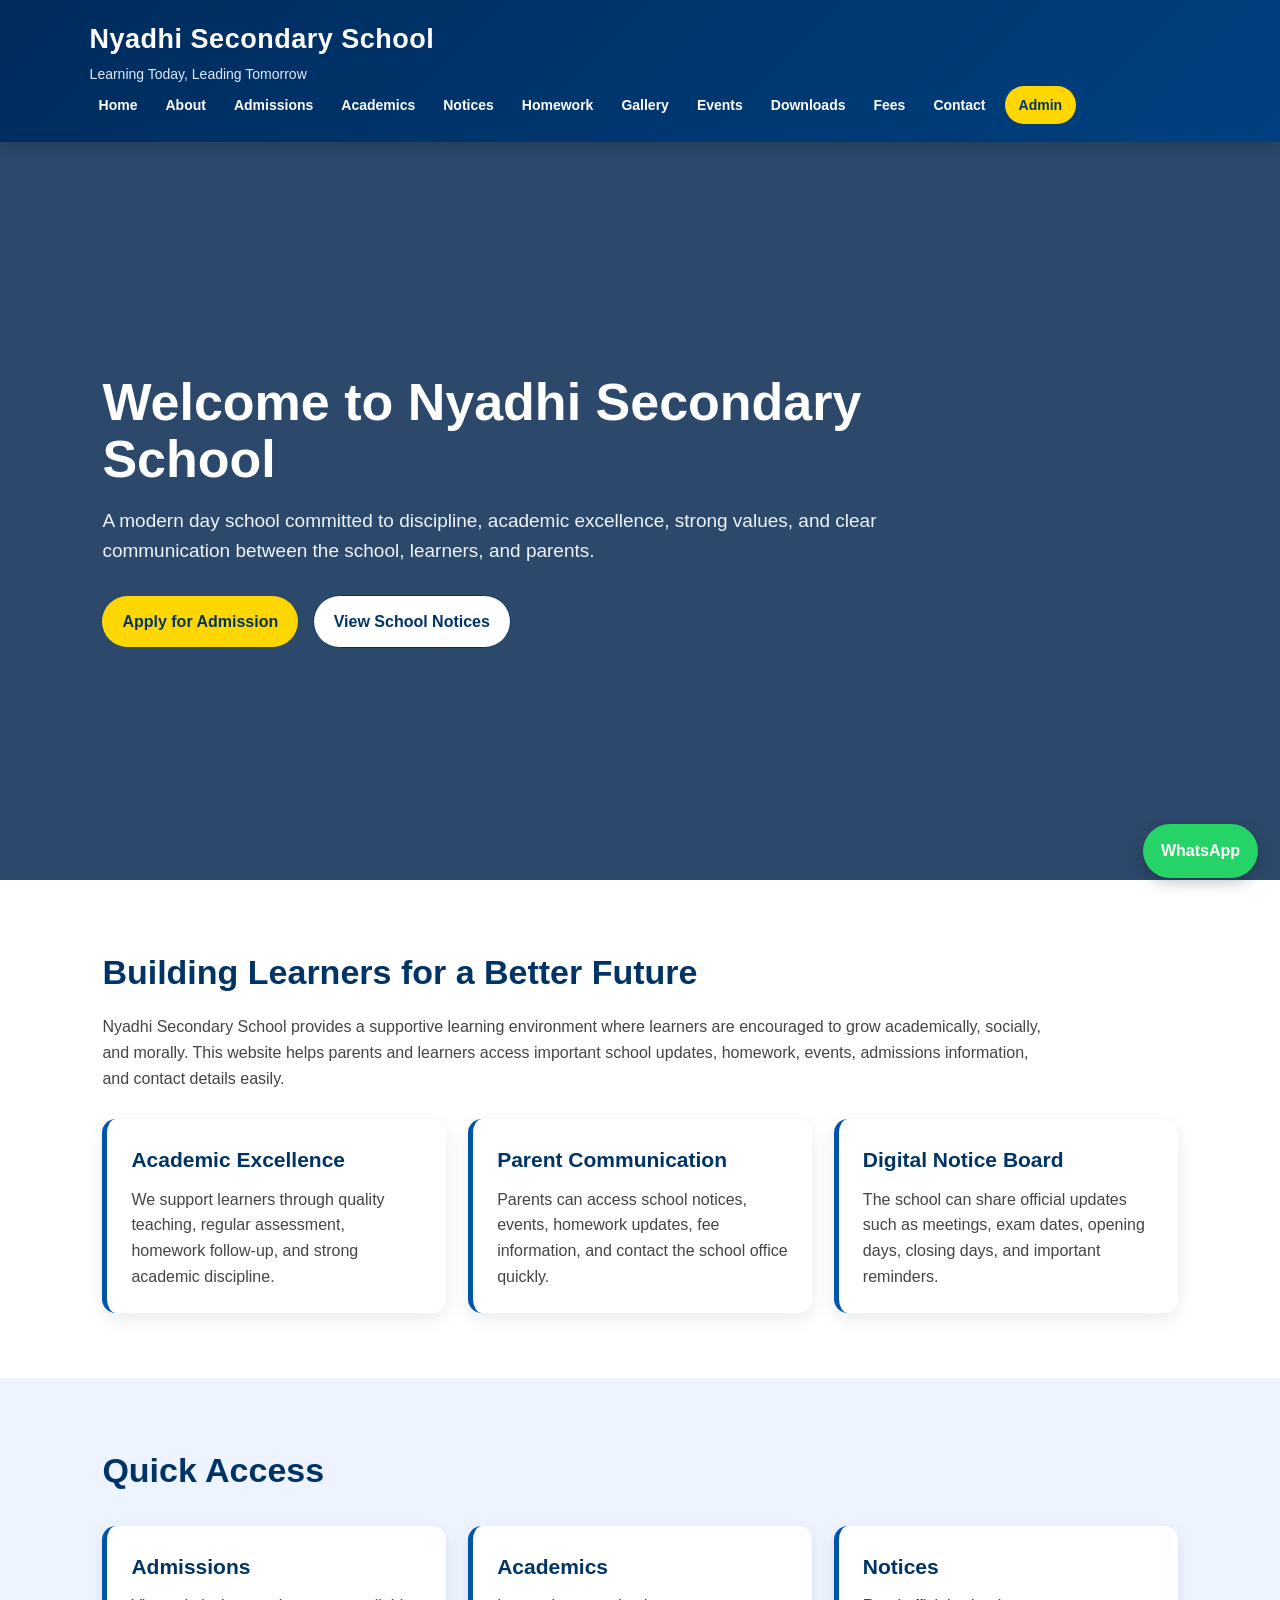
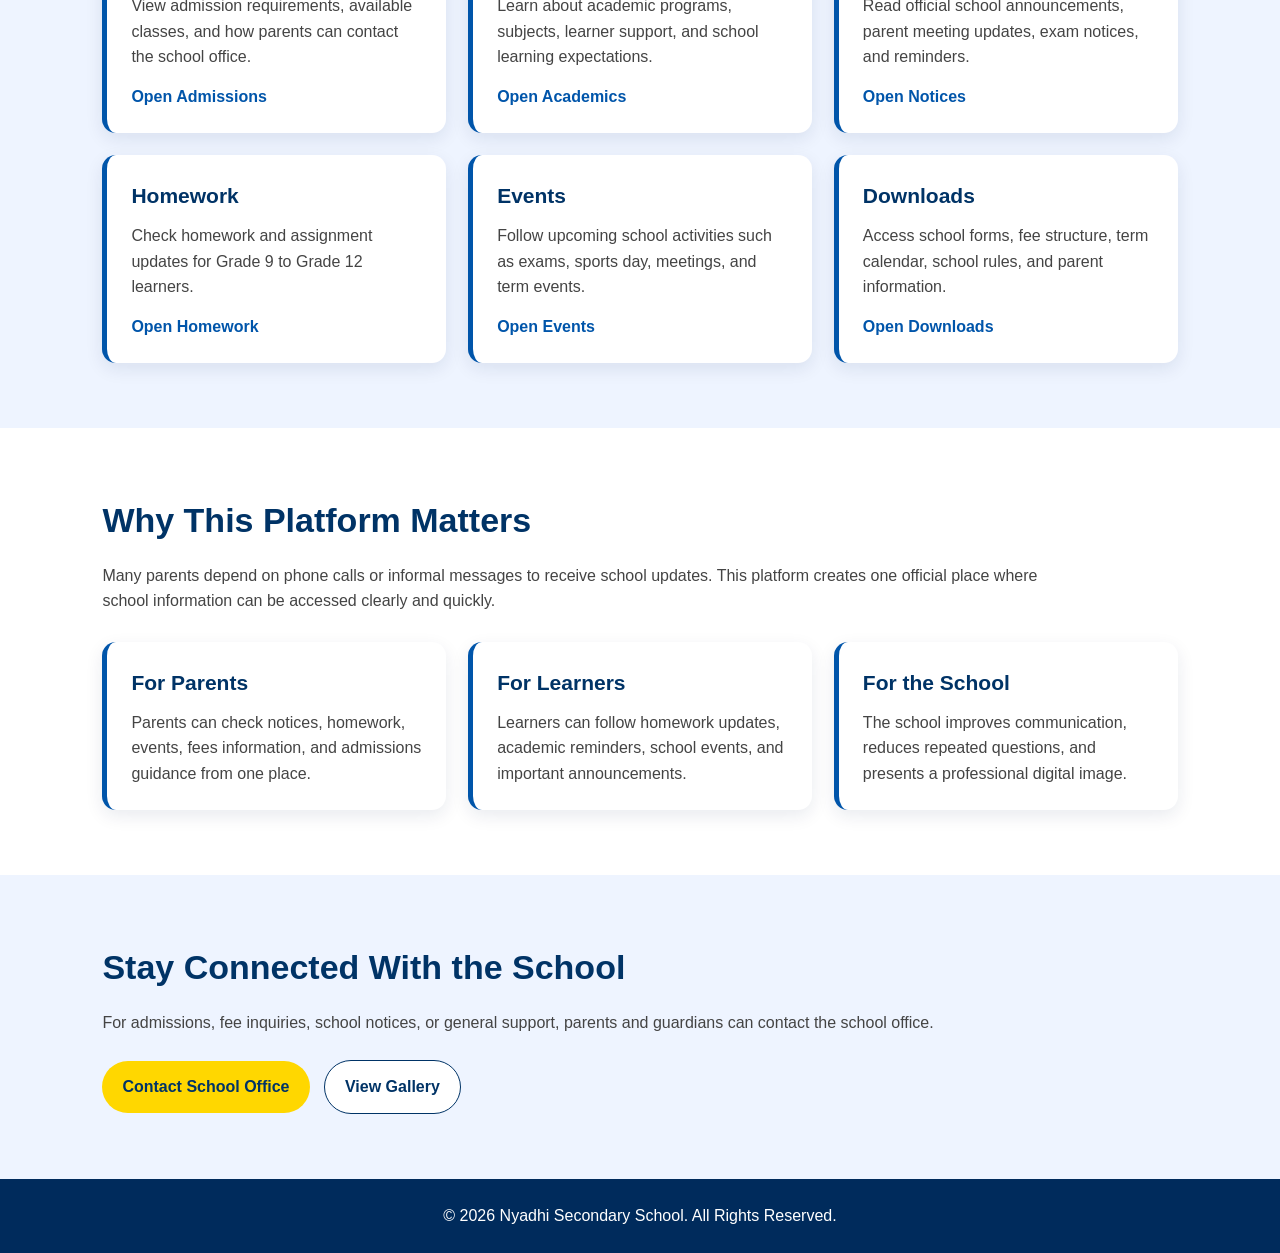
<file: index.html>
<!DOCTYPE html>
<html lang="en">
<head>
  <meta charset="UTF-8" />
  <meta name="viewport" content="width=device-width, initial-scale=1.0" />

  <title>Nyadhi Secondary School | Learning Today, Leading Tomorrow</title>

  <link rel="stylesheet" href="style.css" />
</head>
<body>

  <header class="header">
    <div class="logo">
      <h1>Nyadhi Secondary School</h1>
      <p>Learning Today, Leading Tomorrow</p>
    </div>

    <nav class="navbar">
      <a href="index.html">Home</a>
      <a href="about.html">About</a>
      <a href="admissions.html">Admissions</a>
      <a href="academics.html">Academics</a>
      <a href="notices.html">Notices</a>
      <a href="homework.html">Homework</a>
      <a href="gallery.html">Gallery</a>
      <a href="events.html">Events</a>
      <a href="downloads.html">Downloads</a>
      <a href="fees.html">Fees</a>
      <a href="contact.html">Contact</a>
      <a href="admin.html" class="admin-link">Admin</a>
    </nav>
  </header>

  <section class="hero">
    <div class="hero-content">
      <h2>Welcome to Nyadhi Secondary School</h2>

      <p>
        A modern day school committed to discipline, academic excellence,
        strong values, and clear communication between the school, learners,
        and parents.
      </p>

      <a href="admissions.html" class="btn">Apply for Admission</a>
      <a href="notices.html" class="btn secondary">View School Notices</a>
    </div>
  </section>

  <section class="section">
    <h2>Building Learners for a Better Future</h2>

    <p>
      Nyadhi Secondary School provides a supportive learning environment where
      learners are encouraged to grow academically, socially, and morally.
      This website helps parents and learners access important school updates,
      homework, events, admissions information, and contact details easily.
    </p>

    <div class="cards">
      <div class="card">
        <h3>Academic Excellence</h3>
        <p>
          We support learners through quality teaching, regular assessment,
          homework follow-up, and strong academic discipline.
        </p>
      </div>

      <div class="card">
        <h3>Parent Communication</h3>
        <p>
          Parents can access school notices, events, homework updates,
          fee information, and contact the school office quickly.
        </p>
      </div>

      <div class="card">
        <h3>Digital Notice Board</h3>
        <p>
          The school can share official updates such as meetings, exam dates,
          opening days, closing days, and important reminders.
        </p>
      </div>
    </div>
  </section>

  <section class="section light">
    <h2>Quick Access</h2>

    <div class="cards">
      <div class="card">
        <h3>Admissions</h3>
        <p>
          View admission requirements, available classes, and how parents can
          contact the school office.
        </p>
        <a href="admissions.html" class="small-link">Open Admissions</a>
      </div>

      <div class="card">
        <h3>Academics</h3>
        <p>
          Learn about academic programs, subjects, learner support, and school
          learning expectations.
        </p>
        <a href="academics.html" class="small-link">Open Academics</a>
      </div>

      <div class="card">
        <h3>Notices</h3>
        <p>
          Read official school announcements, parent meeting updates,
          exam notices, and reminders.
        </p>
        <a href="notices.html" class="small-link">Open Notices</a>
      </div>

      <div class="card">
        <h3>Homework</h3>
        <p>
          Check homework and assignment updates for Grade 9 to Grade 12 learners.
        </p>
        <a href="homework.html" class="small-link">Open Homework</a>
      </div>

      <div class="card">
        <h3>Events</h3>
        <p>
          Follow upcoming school activities such as exams, sports day,
          meetings, and term events.
        </p>
        <a href="events.html" class="small-link">Open Events</a>
      </div>

      <div class="card">
        <h3>Downloads</h3>
        <p>
          Access school forms, fee structure, term calendar, school rules,
          and parent information.
        </p>
        <a href="downloads.html" class="small-link">Open Downloads</a>
      </div>
    </div>
  </section>

  <section class="section">
    <h2>Why This Platform Matters</h2>

    <p>
      Many parents depend on phone calls or informal messages to receive school
      updates. This platform creates one official place where school information
      can be accessed clearly and quickly.
    </p>

    <div class="cards">
      <div class="card">
        <h3>For Parents</h3>
        <p>
          Parents can check notices, homework, events, fees information,
          and admissions guidance from one place.
        </p>
      </div>

      <div class="card">
        <h3>For Learners</h3>
        <p>
          Learners can follow homework updates, academic reminders,
          school events, and important announcements.
        </p>
      </div>

      <div class="card">
        <h3>For the School</h3>
        <p>
          The school improves communication, reduces repeated questions,
          and presents a professional digital image.
        </p>
      </div>
    </div>
  </section>

  <section class="section light">
    <h2>Stay Connected With the School</h2>

    <p>
      For admissions, fee inquiries, school notices, or general support,
      parents and guardians can contact the school office.
    </p>

    <a href="contact.html" class="btn">Contact School Office</a>
    <a href="gallery.html" class="btn secondary">View Gallery</a>
  </section>

  <a href="https://wa.me/254700000000" class="whatsapp" target="_blank">
    WhatsApp
  </a>

  <footer class="footer">
    <p>&copy; 2026 Nyadhi Secondary School. All Rights Reserved.</p>
  </footer>

  <script src="script.js"></script>
</body>
</html>
</file>
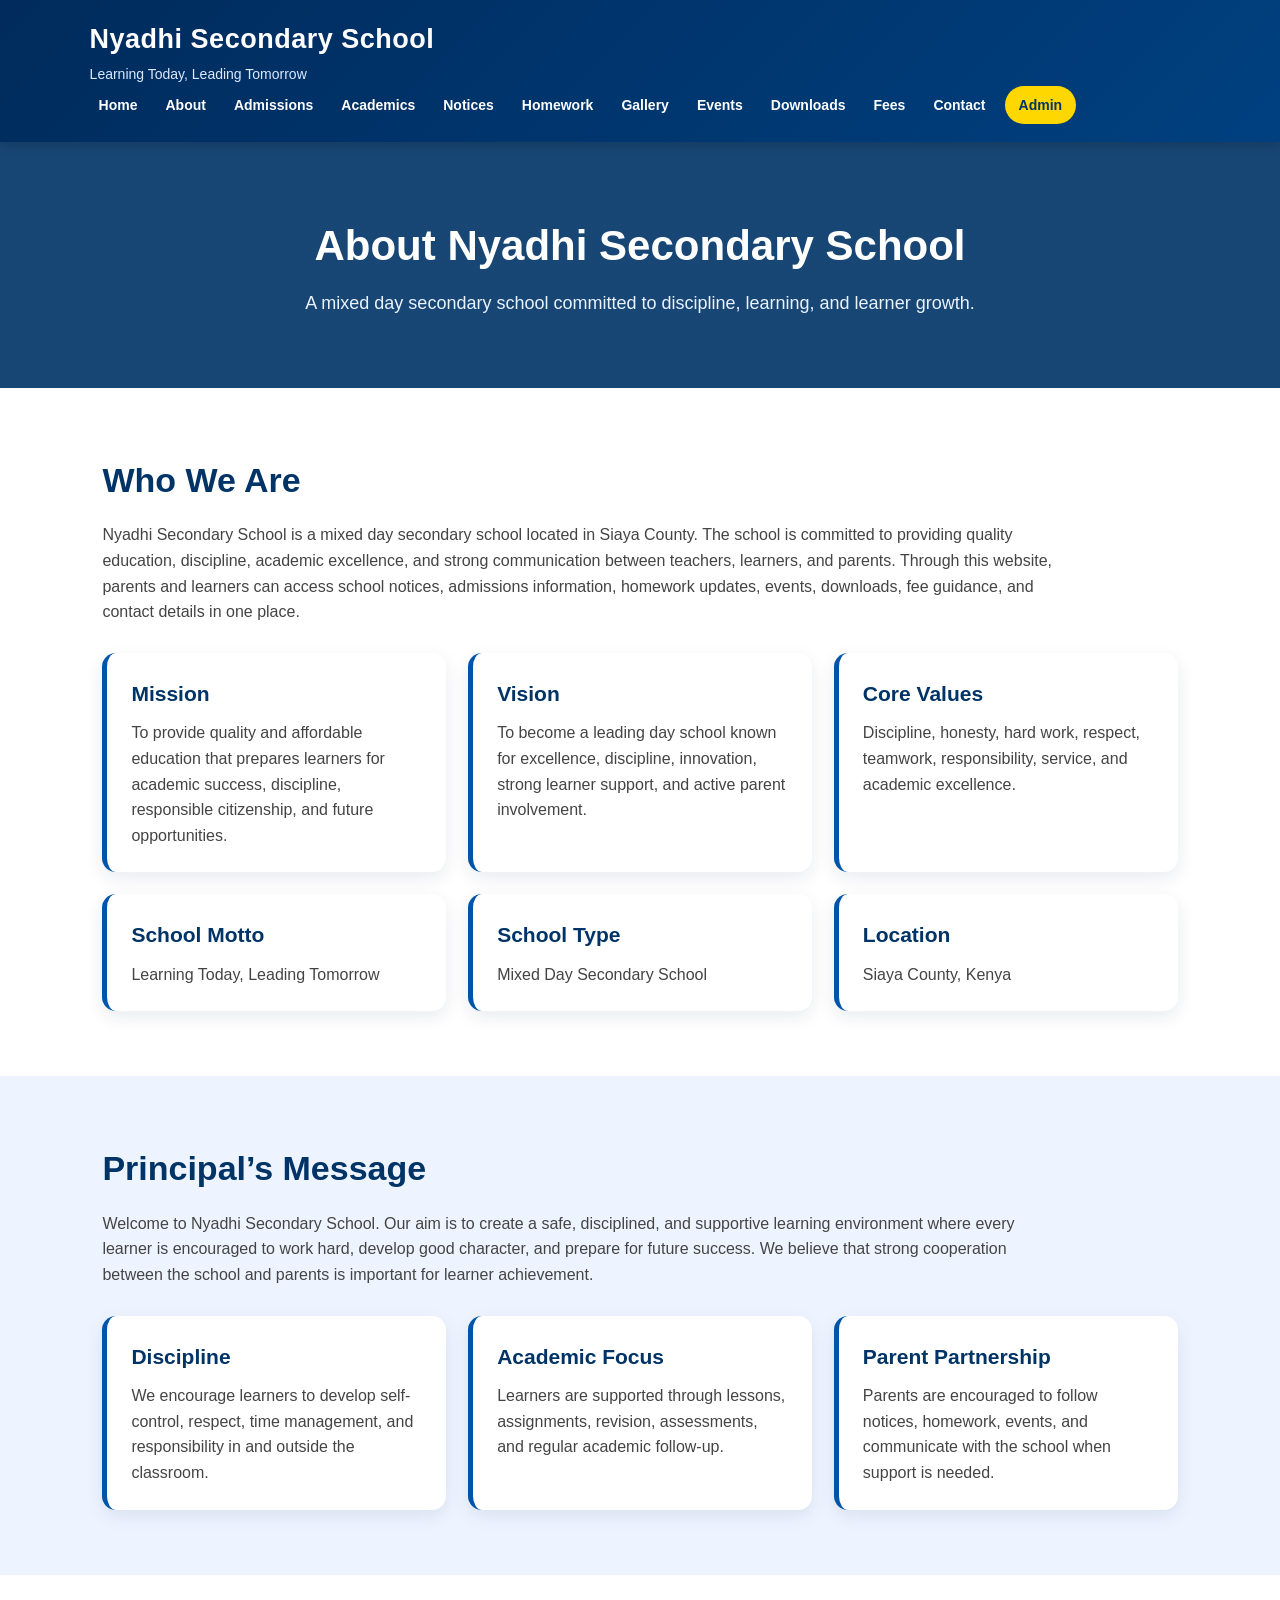
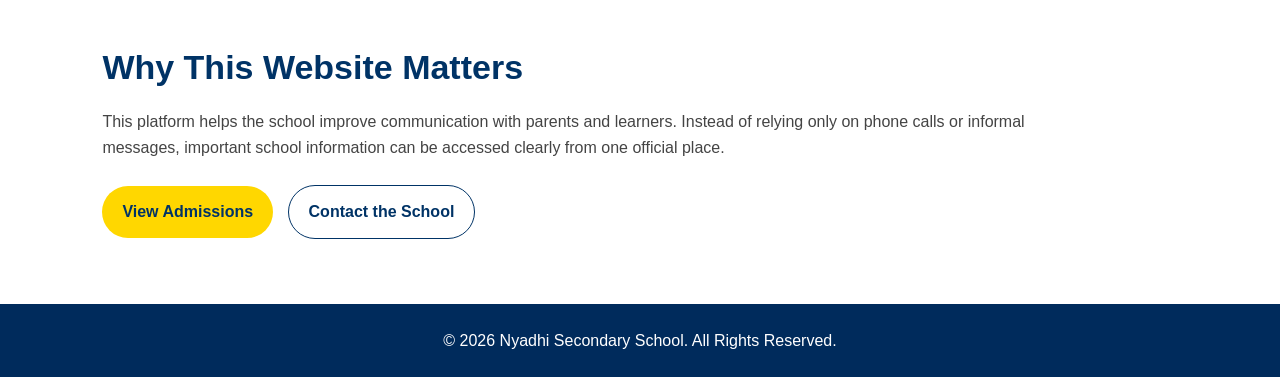
<file: about.html>
<!DOCTYPE html>
<html lang="en">
<head>
  <meta charset="UTF-8" />
  <meta name="viewport" content="width=device-width, initial-scale=1.0" />

  <title>About | Nyadhi Secondary School</title>

  <link rel="stylesheet" href="style.css" />
</head>
<body>

  <header class="header">
    <div class="logo">
      <h1>Nyadhi Secondary School</h1>
      <p>Learning Today, Leading Tomorrow</p>
    </div>

    <nav class="navbar">
      <a href="index.html">Home</a>
      <a href="about.html">About</a>
      <a href="admissions.html">Admissions</a>
      <a href="academics.html">Academics</a>
      <a href="notices.html">Notices</a>
      <a href="homework.html">Homework</a>
      <a href="gallery.html">Gallery</a>
      <a href="events.html">Events</a>
      <a href="downloads.html">Downloads</a>
      <a href="fees.html">Fees</a>
      <a href="contact.html">Contact</a>
      <a href="admin.html" class="admin-link">Admin</a>
    </nav>
  </header>

  <section class="page-title">
    <h2>About Nyadhi Secondary School</h2>
    <p>A mixed day secondary school committed to discipline, learning, and learner growth.</p>
  </section>

  <section class="section">
    <h2>Who We Are</h2>

    <p>
      Nyadhi Secondary School is a mixed day secondary school located in Siaya County.
      The school is committed to providing quality education, discipline, academic excellence,
      and strong communication between teachers, learners, and parents. Through this website,
      parents and learners can access school notices, admissions information, homework updates,
      events, downloads, fee guidance, and contact details in one place.
    </p>

    <div class="cards">
      <div class="card">
        <h3>Mission</h3>
        <p>
          To provide quality and affordable education that prepares learners for academic success,
          discipline, responsible citizenship, and future opportunities.
        </p>
      </div>

      <div class="card">
        <h3>Vision</h3>
        <p>
          To become a leading day school known for excellence, discipline, innovation,
          strong learner support, and active parent involvement.
        </p>
      </div>

      <div class="card">
        <h3>Core Values</h3>
        <p>
          Discipline, honesty, hard work, respect, teamwork, responsibility,
          service, and academic excellence.
        </p>
      </div>
    </div>

    <div class="cards">
      <div class="card">
        <h3>School Motto</h3>
        <p>Learning Today, Leading Tomorrow</p>
      </div>

      <div class="card">
        <h3>School Type</h3>
        <p>Mixed Day Secondary School</p>
      </div>

      <div class="card">
        <h3>Location</h3>
        <p>Siaya County, Kenya</p>
      </div>
    </div>
  </section>

  <section class="section light">
    <h2>Principal’s Message</h2>

    <p>
      Welcome to Nyadhi Secondary School. Our aim is to create a safe, disciplined,
      and supportive learning environment where every learner is encouraged to work hard,
      develop good character, and prepare for future success. We believe that strong
      cooperation between the school and parents is important for learner achievement.
    </p>

    <div class="cards">
      <div class="card">
        <h3>Discipline</h3>
        <p>
          We encourage learners to develop self-control, respect, time management,
          and responsibility in and outside the classroom.
        </p>
      </div>

      <div class="card">
        <h3>Academic Focus</h3>
        <p>
          Learners are supported through lessons, assignments, revision, assessments,
          and regular academic follow-up.
        </p>
      </div>

      <div class="card">
        <h3>Parent Partnership</h3>
        <p>
          Parents are encouraged to follow notices, homework, events, and communicate
          with the school when support is needed.
        </p>
      </div>
    </div>
  </section>

  <section class="section">
    <h2>Why This Website Matters</h2>

    <p>
      This platform helps the school improve communication with parents and learners.
      Instead of relying only on phone calls or informal messages, important school
      information can be accessed clearly from one official place.
    </p>

    <a href="admissions.html" class="btn">View Admissions</a>
    <a href="contact.html" class="btn secondary">Contact the School</a>
  </section>

  <footer class="footer">
    <p>&copy; 2026 Nyadhi Secondary School. All Rights Reserved.</p>
  </footer>

</body>
</html>
</file>
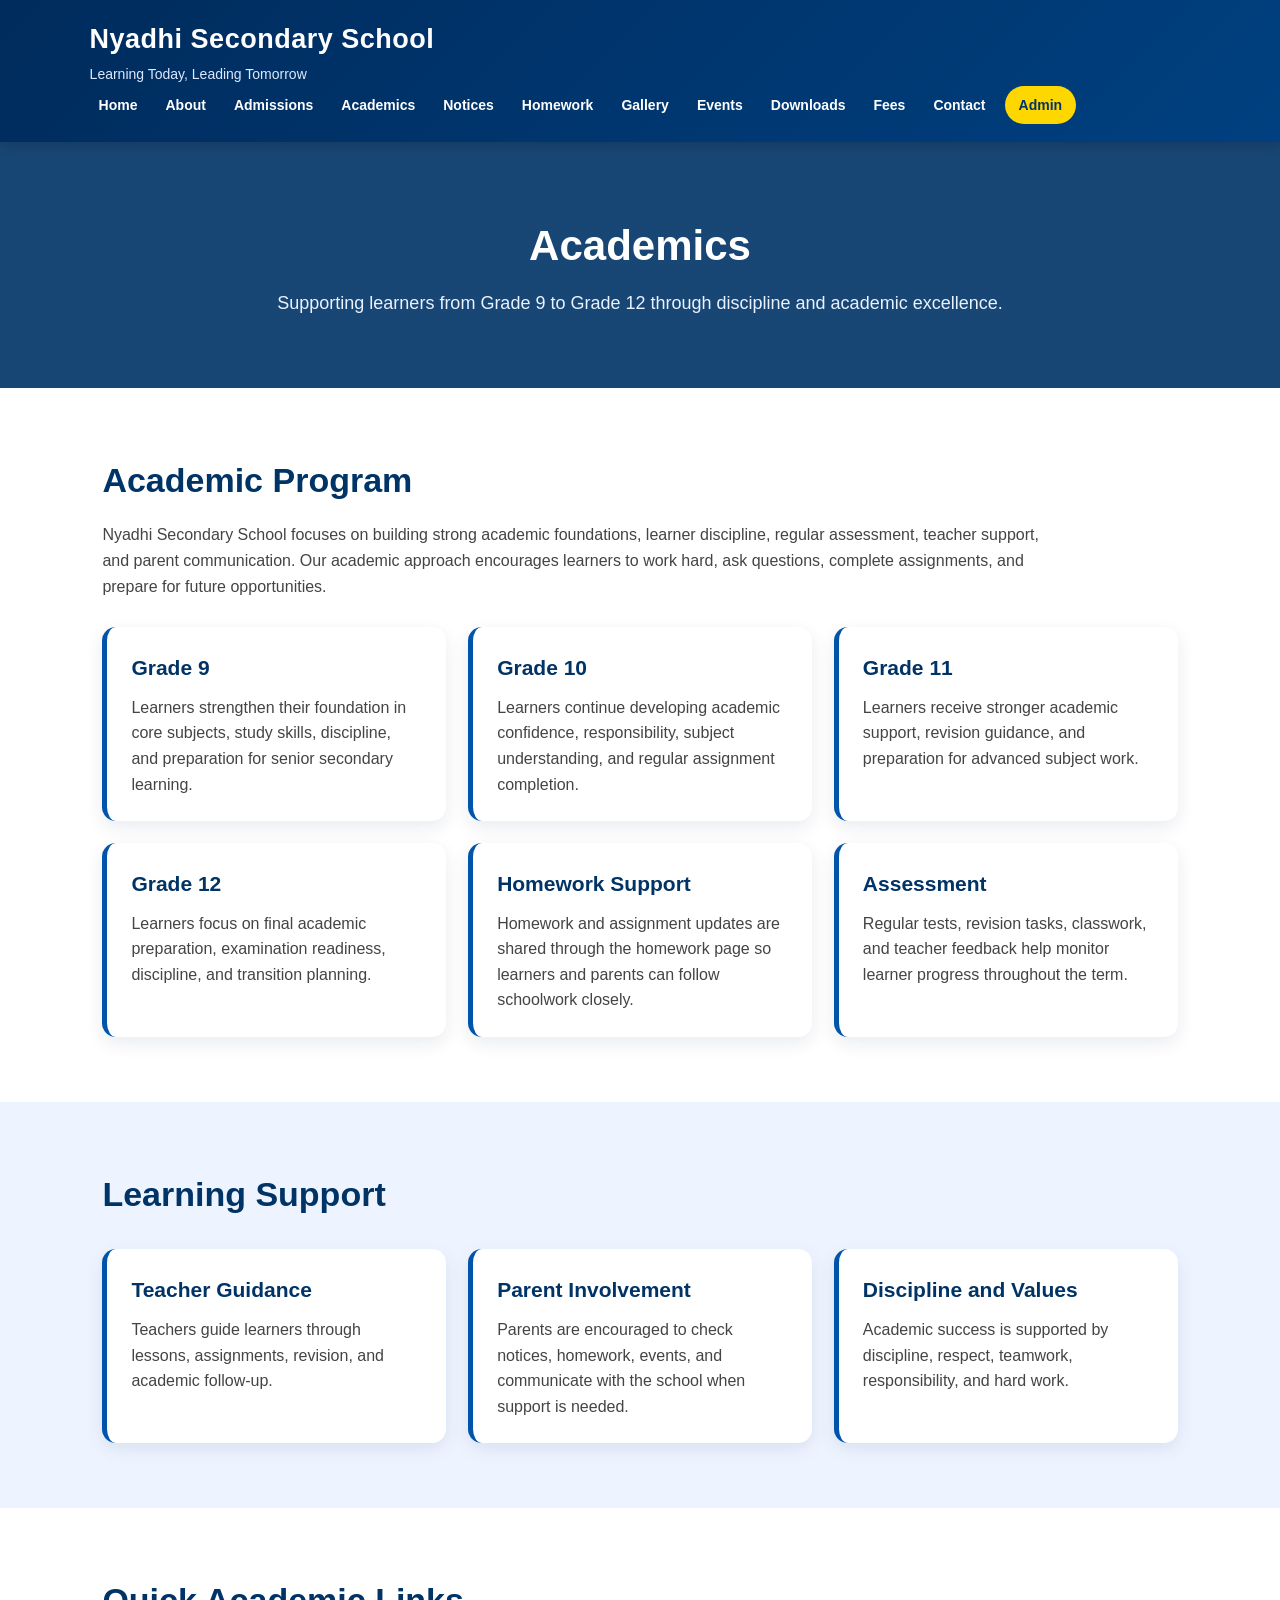
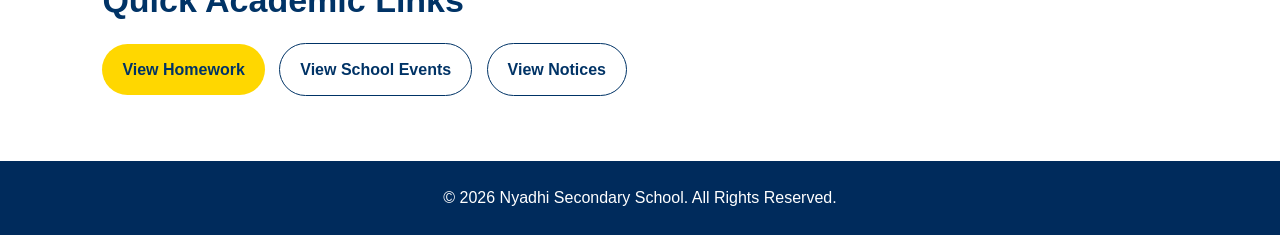
<file: academics.html>
<!DOCTYPE html>
<html lang="en">
<head>
  <meta charset="UTF-8" />
  <meta name="viewport" content="width=device-width, initial-scale=1.0" />

  <title>Academics | Nyadhi Secondary School</title>

  <link rel="stylesheet" href="style.css" />
</head>
<body>

  <header class="header">
    <div class="logo">
      <h1>Nyadhi Secondary School</h1>
      <p>Learning Today, Leading Tomorrow</p>
    </div>

    <nav class="navbar">
      <a href="index.html">Home</a>
      <a href="about.html">About</a>
      <a href="admissions.html">Admissions</a>
      <a href="academics.html">Academics</a>
      <a href="notices.html">Notices</a>
      <a href="homework.html">Homework</a>
      <a href="gallery.html">Gallery</a>
      <a href="events.html">Events</a>
      <a href="downloads.html">Downloads</a>
      <a href="fees.html">Fees</a>
      <a href="contact.html">Contact</a>
      <a href="admin.html" class="admin-link">Admin</a>
    </nav>
  </header>

  <section class="page-title">
    <h2>Academics</h2>
    <p>Supporting learners from Grade 9 to Grade 12 through discipline and academic excellence.</p>
  </section>

  <section class="section">
    <h2>Academic Program</h2>

    <p>
      Nyadhi Secondary School focuses on building strong academic foundations,
      learner discipline, regular assessment, teacher support, and parent communication.
      Our academic approach encourages learners to work hard, ask questions,
      complete assignments, and prepare for future opportunities.
    </p>

    <div class="cards">
      <div class="card">
        <h3>Grade 9</h3>
        <p>
          Learners strengthen their foundation in core subjects, study skills,
          discipline, and preparation for senior secondary learning.
        </p>
      </div>

      <div class="card">
        <h3>Grade 10</h3>
        <p>
          Learners continue developing academic confidence, responsibility,
          subject understanding, and regular assignment completion.
        </p>
      </div>

      <div class="card">
        <h3>Grade 11</h3>
        <p>
          Learners receive stronger academic support, revision guidance,
          and preparation for advanced subject work.
        </p>
      </div>

      <div class="card">
        <h3>Grade 12</h3>
        <p>
          Learners focus on final academic preparation, examination readiness,
          discipline, and transition planning.
        </p>
      </div>

      <div class="card">
        <h3>Homework Support</h3>
        <p>
          Homework and assignment updates are shared through the homework page
          so learners and parents can follow schoolwork closely.
        </p>
      </div>

      <div class="card">
        <h3>Assessment</h3>
        <p>
          Regular tests, revision tasks, classwork, and teacher feedback help
          monitor learner progress throughout the term.
        </p>
      </div>
    </div>
  </section>

  <section class="section light">
    <h2>Learning Support</h2>

    <div class="cards">
      <div class="card">
        <h3>Teacher Guidance</h3>
        <p>
          Teachers guide learners through lessons, assignments, revision,
          and academic follow-up.
        </p>
      </div>

      <div class="card">
        <h3>Parent Involvement</h3>
        <p>
          Parents are encouraged to check notices, homework, events,
          and communicate with the school when support is needed.
        </p>
      </div>

      <div class="card">
        <h3>Discipline and Values</h3>
        <p>
          Academic success is supported by discipline, respect, teamwork,
          responsibility, and hard work.
        </p>
      </div>
    </div>
  </section>

  <section class="section">
    <h2>Quick Academic Links</h2>

    <a href="homework.html" class="btn">View Homework</a>
    <a href="events.html" class="btn secondary">View School Events</a>
    <a href="notices.html" class="btn secondary">View Notices</a>
  </section>

  <footer class="footer">
    <p>&copy; 2026 Nyadhi Secondary School. All Rights Reserved.</p>
  </footer>

</body>
</html>
</file>
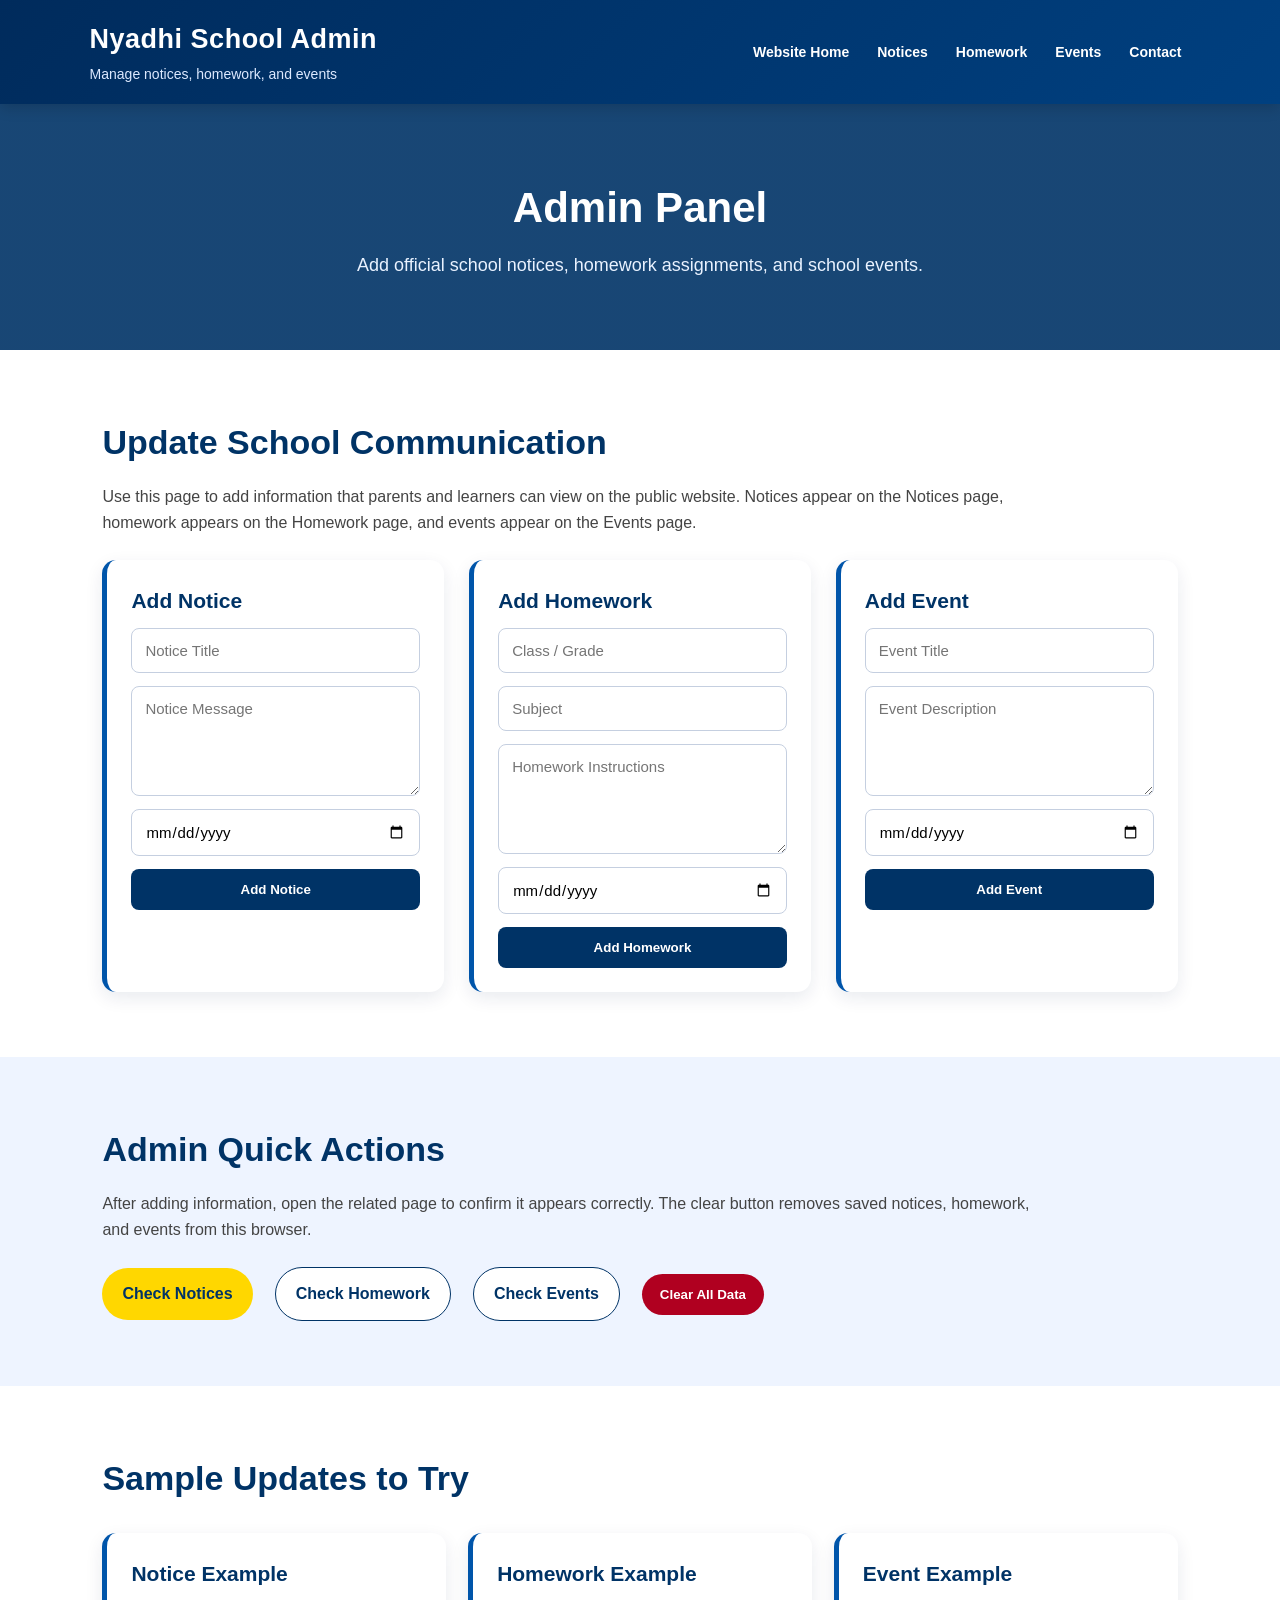
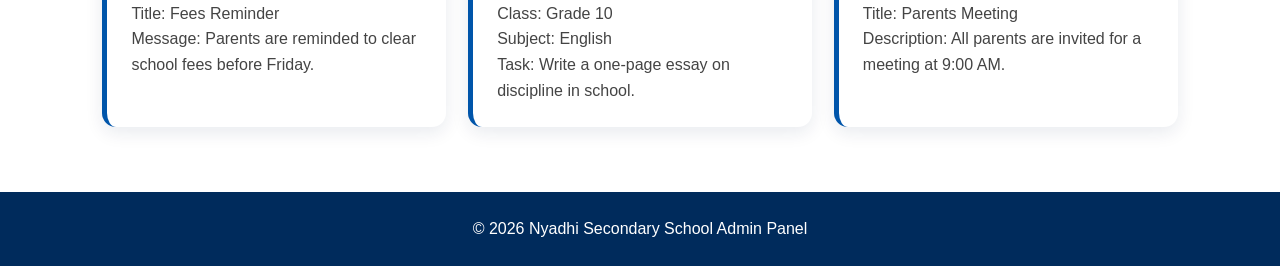
<file: admin.html>
<!DOCTYPE html>
<html lang="en">
<head>
  <meta charset="UTF-8" />
  <meta name="viewport" content="width=device-width, initial-scale=1.0" />

  <title>Admin | Nyadhi Secondary School</title>

  <link rel="stylesheet" href="style.css" />
</head>
<body>

  <header class="header">
    <div class="logo">
      <h1>Nyadhi School Admin</h1>
      <p>Manage notices, homework, and events</p>
    </div>

    <nav class="navbar">
      <a href="index.html">Website Home</a>
      <a href="notices.html">Notices</a>
      <a href="homework.html">Homework</a>
      <a href="events.html">Events</a>
      <a href="contact.html">Contact</a>
    </nav>
  </header>

  <section class="page-title">
    <h2>Admin Panel</h2>
    <p>Add official school notices, homework assignments, and school events.</p>
  </section>

  <section class="section">
    <h2>Update School Communication</h2>

    <p>
      Use this page to add information that parents and learners can view on the public website.
      Notices appear on the Notices page, homework appears on the Homework page, and events appear
      on the Events page.
    </p>

    <div class="admin-grid">

      <div class="admin-card">
        <h3>Add Notice</h3>

        <form id="noticeForm">
          <input type="text" id="noticeTitle" placeholder="Notice Title" required />
          <textarea id="noticeMessage" placeholder="Notice Message" required></textarea>
          <input type="date" id="noticeDate" required />
          <button type="submit">Add Notice</button>
        </form>
      </div>

      <div class="admin-card">
        <h3>Add Homework</h3>

        <form id="homeworkForm">
          <input type="text" id="homeworkClass" placeholder="Class / Grade" required />
          <input type="text" id="homeworkSubject" placeholder="Subject" required />
          <textarea id="homeworkTask" placeholder="Homework Instructions" required></textarea>
          <input type="date" id="homeworkDueDate" required />
          <button type="submit">Add Homework</button>
        </form>
      </div>

      <div class="admin-card">
        <h3>Add Event</h3>

        <form id="eventForm">
          <input type="text" id="eventTitle" placeholder="Event Title" required />
          <textarea id="eventDescription" placeholder="Event Description" required></textarea>
          <input type="date" id="eventDate" required />
          <button type="submit">Add Event</button>
        </form>
      </div>

    </div>
  </section>

  <section class="section light">
    <h2>Admin Quick Actions</h2>

    <p>
      After adding information, open the related page to confirm it appears correctly.
      The clear button removes saved notices, homework, and events from this browser.
    </p>

    <div class="button-group">
      <a href="notices.html" class="btn">Check Notices</a>
      <a href="homework.html" class="btn secondary">Check Homework</a>
      <a href="events.html" class="btn secondary">Check Events</a>
      <button id="clearDataBtn" class="danger-btn">Clear All Data</button>
    </div>
  </section>

  <section class="section">
    <h2>Sample Updates to Try</h2>

    <div class="cards">
      <div class="card">
        <h3>Notice Example</h3>
        <p>
          Title: Fees Reminder<br>
          Message: Parents are reminded to clear school fees before Friday.
        </p>
      </div>

      <div class="card">
        <h3>Homework Example</h3>
        <p>
          Class: Grade 10<br>
          Subject: English<br>
          Task: Write a one-page essay on discipline in school.
        </p>
      </div>

      <div class="card">
        <h3>Event Example</h3>
        <p>
          Title: Parents Meeting<br>
          Description: All parents are invited for a meeting at 9:00 AM.
        </p>
      </div>
    </div>
  </section>

  <footer class="footer">
    <p>&copy; 2026 Nyadhi Secondary School Admin Panel</p>
  </footer>

  <script src="script.js"></script>
</body>
</html>
</file>
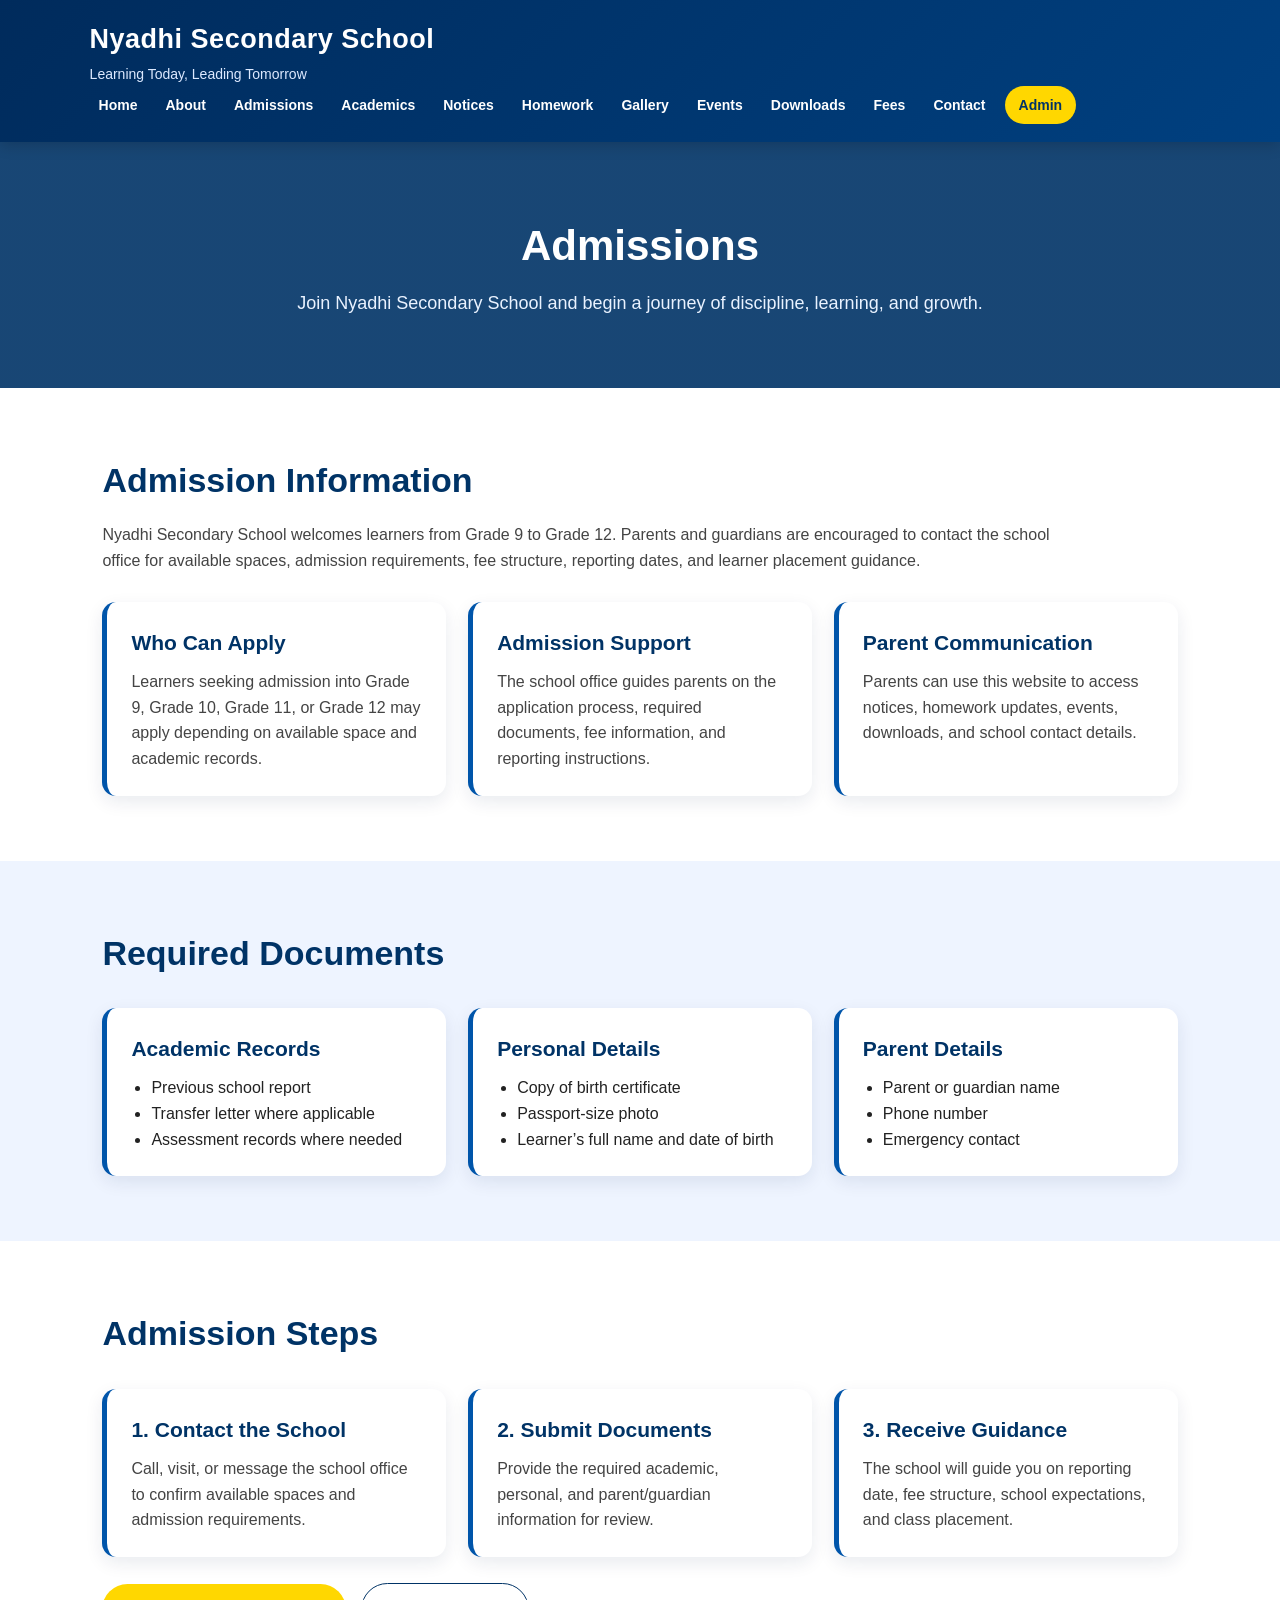
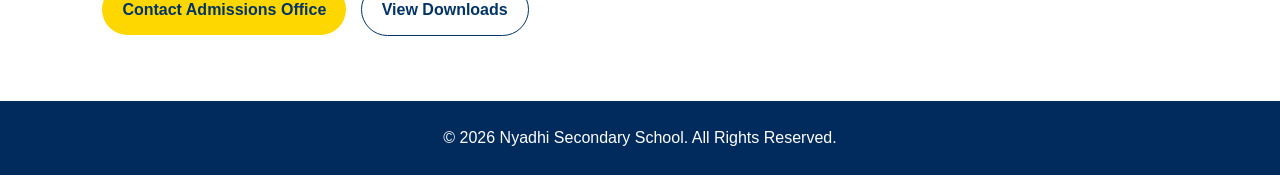
<file: admissions.html>
<!DOCTYPE html>
<html lang="en">
<head>
  <meta charset="UTF-8" />
  <meta name="viewport" content="width=device-width, initial-scale=1.0" />

  <title>Admissions | Nyadhi Secondary School</title>

  <link rel="stylesheet" href="style.css" />
</head>
<body>

  <header class="header">
    <div class="logo">
      <h1>Nyadhi Secondary School</h1>
      <p>Learning Today, Leading Tomorrow</p>
    </div>

    <nav class="navbar">
      <a href="index.html">Home</a>
      <a href="about.html">About</a>
      <a href="admissions.html">Admissions</a>
      <a href="academics.html">Academics</a>
      <a href="notices.html">Notices</a>
      <a href="homework.html">Homework</a>
      <a href="gallery.html">Gallery</a>
      <a href="events.html">Events</a>
      <a href="downloads.html">Downloads</a>
      <a href="fees.html">Fees</a>
      <a href="contact.html">Contact</a>
      <a href="admin.html" class="admin-link">Admin</a>
    </nav>
  </header>

  <section class="page-title">
    <h2>Admissions</h2>
    <p>Join Nyadhi Secondary School and begin a journey of discipline, learning, and growth.</p>
  </section>

  <section class="section">
    <h2>Admission Information</h2>

    <p>
      Nyadhi Secondary School welcomes learners from Grade 9 to Grade 12.
      Parents and guardians are encouraged to contact the school office for available spaces,
      admission requirements, fee structure, reporting dates, and learner placement guidance.
    </p>

    <div class="cards">
      <div class="card">
        <h3>Who Can Apply</h3>
        <p>
          Learners seeking admission into Grade 9, Grade 10, Grade 11, or Grade 12
          may apply depending on available space and academic records.
        </p>
      </div>

      <div class="card">
        <h3>Admission Support</h3>
        <p>
          The school office guides parents on the application process, required documents,
          fee information, and reporting instructions.
        </p>
      </div>

      <div class="card">
        <h3>Parent Communication</h3>
        <p>
          Parents can use this website to access notices, homework updates, events,
          downloads, and school contact details.
        </p>
      </div>
    </div>
  </section>

  <section class="section light">
    <h2>Required Documents</h2>

    <div class="cards">
      <div class="card">
        <h3>Academic Records</h3>
        <ul>
          <li>Previous school report</li>
          <li>Transfer letter where applicable</li>
          <li>Assessment records where needed</li>
        </ul>
      </div>

      <div class="card">
        <h3>Personal Details</h3>
        <ul>
          <li>Copy of birth certificate</li>
          <li>Passport-size photo</li>
          <li>Learner’s full name and date of birth</li>
        </ul>
      </div>

      <div class="card">
        <h3>Parent Details</h3>
        <ul>
          <li>Parent or guardian name</li>
          <li>Phone number</li>
          <li>Emergency contact</li>
        </ul>
      </div>
    </div>
  </section>

  <section class="section">
    <h2>Admission Steps</h2>

    <div class="cards">
      <div class="card">
        <h3>1. Contact the School</h3>
        <p>
          Call, visit, or message the school office to confirm available spaces
          and admission requirements.
        </p>
      </div>

      <div class="card">
        <h3>2. Submit Documents</h3>
        <p>
          Provide the required academic, personal, and parent/guardian information
          for review.
        </p>
      </div>

      <div class="card">
        <h3>3. Receive Guidance</h3>
        <p>
          The school will guide you on reporting date, fee structure,
          school expectations, and class placement.
        </p>
      </div>
    </div>

    <br>
    <a href="contact.html" class="btn">Contact Admissions Office</a>
    <a href="downloads.html" class="btn secondary">View Downloads</a>
  </section>

  <footer class="footer">
    <p>&copy; 2026 Nyadhi Secondary School. All Rights Reserved.</p>
  </footer>

</body>
</html>
</file>
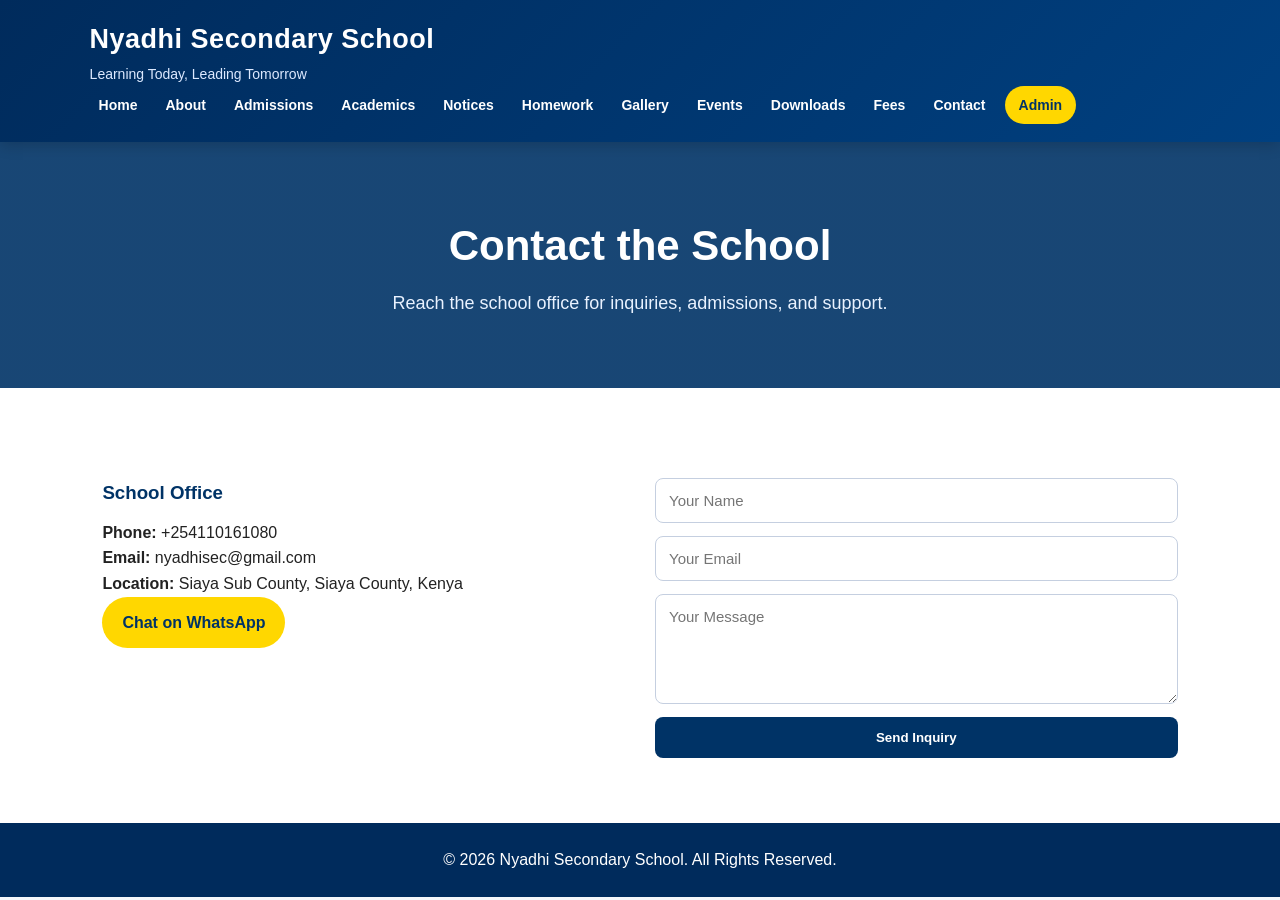
<file: contact.html>
<!DOCTYPE html>
<html lang="en">
<head>
  <meta charset="UTF-8" />
  <meta name="viewport" content="width=device-width, initial-scale=1.0" />

  <title>Contact | Nyadhi Secondary School</title>

  <link rel="stylesheet" href="style.css" />
</head>
<body>

  <header class="header">
    <div class="logo">
      <h1>Nyadhi Secondary School</h1>
      <p>Learning Today, Leading Tomorrow</p>
    </div>

   <nav class="navbar">
  <a href="index.html">Home</a>
  <a href="about.html">About</a>
  <a href="admissions.html">Admissions</a>
  <a href="academics.html">Academics</a>
  <a href="notices.html">Notices</a>
  <a href="homework.html">Homework</a>
  <a href="gallery.html">Gallery</a>
  <a href="events.html">Events</a>
  <a href="downloads.html">Downloads</a>
  <a href="fees.html">Fees</a>
  <a href="contact.html">Contact</a>
  <a href="admin.html" class="admin-link">Admin</a>
</nav>
  </header>

  <section class="page-title">
    <h2>Contact the School</h2>
    <p>Reach the school office for inquiries, admissions, and support.</p>
  </section>

  <section class="section">
    <div class="contact-box">
      <div>
        <h3>School Office</h3>
        <p><strong>Phone:</strong> +254110161080</p>
        <p><strong>Email:</strong> nyadhisec@gmail.com</p>
        <p><strong>Location:</strong> Siaya Sub County, Siaya County, Kenya </p>

        <a href="https://wa.me/254110161080" class="btn" target="_blank">
          Chat on WhatsApp
        </a>
      </div>

      <form class="contact-form">
        <input type="text" placeholder="Your Name" required />
        <input type="email" placeholder="Your Email" required />
        <textarea placeholder="Your Message" required></textarea>
        <button type="submit">Send Inquiry</button>
      </form>
    </div>
  </section>

  <footer class="footer">
    <p>&copy; 2026 Nyadhi Secondary School. All Rights Reserved.</p>
  </footer>

  <script src="script.js"></script>
</body>
</html>
</file>
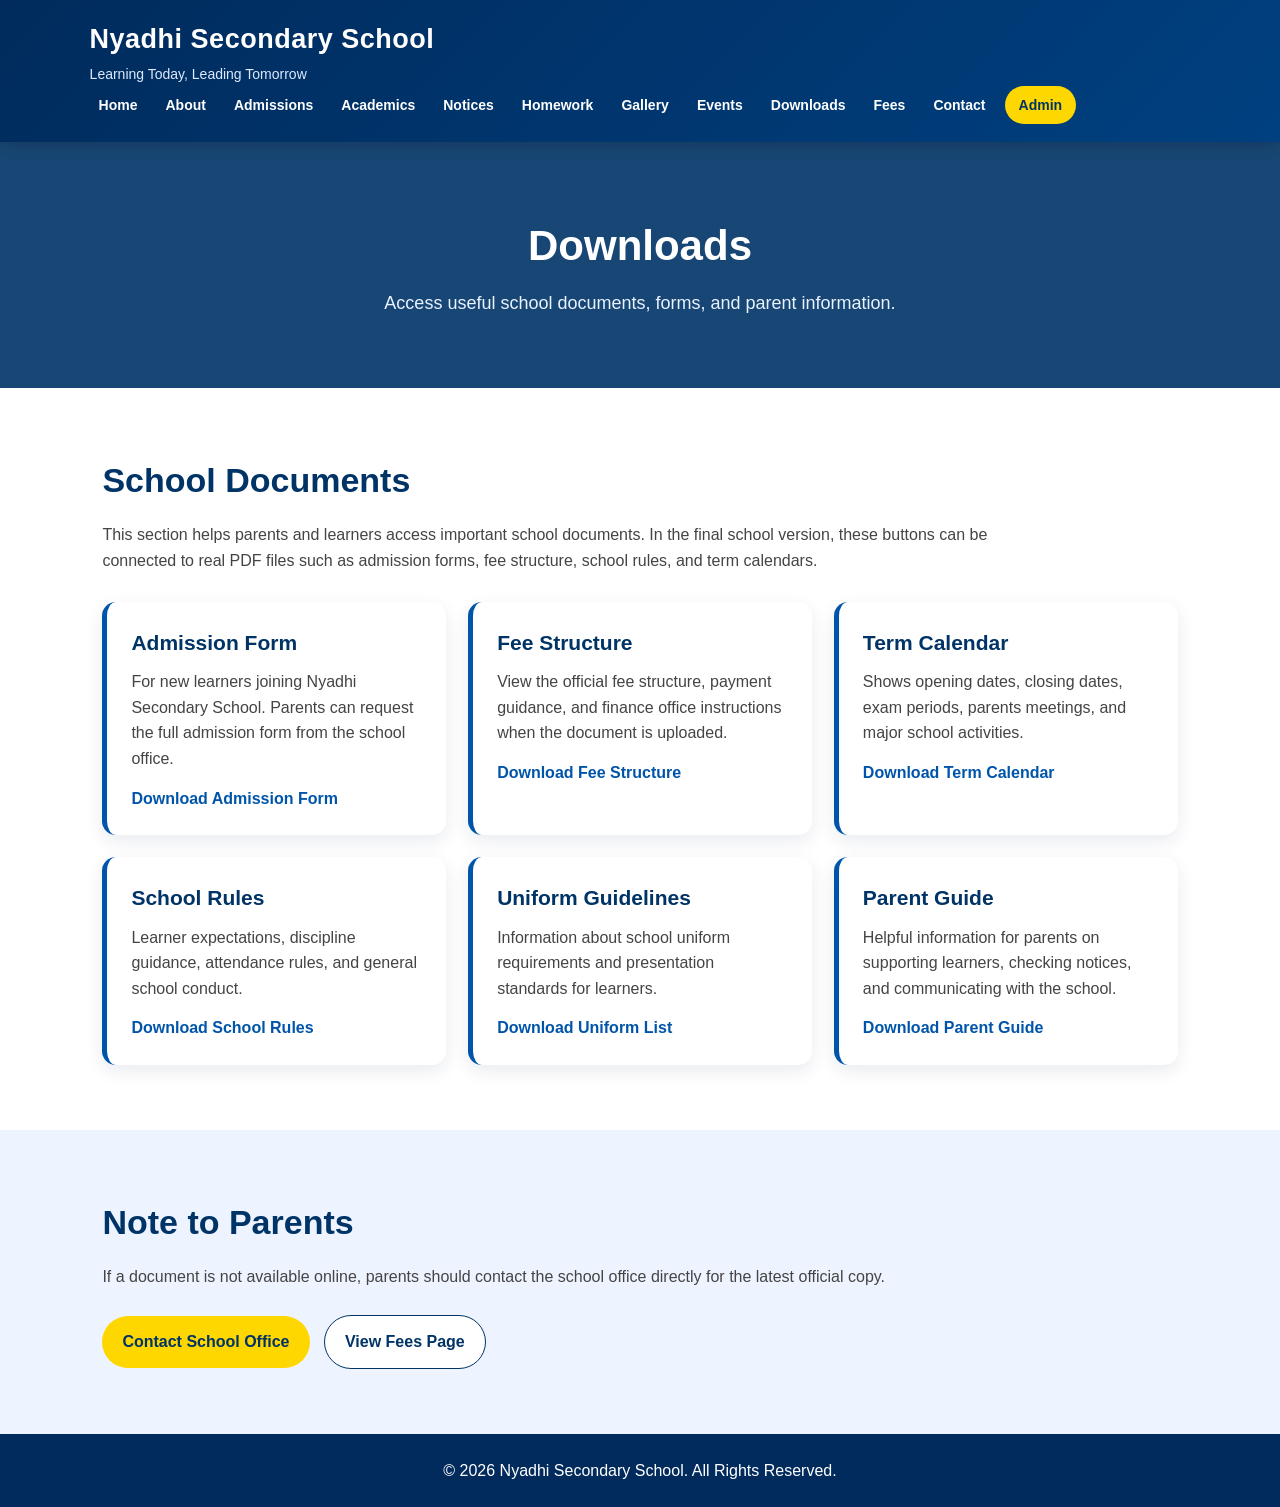
<file: downloads.html>
<!DOCTYPE html>
<html lang="en">
<head>
  <meta charset="UTF-8" />
  <meta name="viewport" content="width=device-width, initial-scale=1.0" />

  <title>Downloads | Nyadhi Secondary School</title>

  <link rel="stylesheet" href="style.css" />
</head>
<body>

  <header class="header">
    <div class="logo">
      <h1>Nyadhi Secondary School</h1>
      <p>Learning Today, Leading Tomorrow</p>
    </div>

    <nav class="navbar">
      <a href="index.html">Home</a>
      <a href="about.html">About</a>
      <a href="admissions.html">Admissions</a>
      <a href="academics.html">Academics</a>
      <a href="notices.html">Notices</a>
      <a href="homework.html">Homework</a>
      <a href="gallery.html">Gallery</a>
      <a href="events.html">Events</a>
      <a href="downloads.html">Downloads</a>
      <a href="fees.html">Fees</a>
      <a href="contact.html">Contact</a>
      <a href="admin.html" class="admin-link">Admin</a>
    </nav>
  </header>

  <section class="page-title">
    <h2>Downloads</h2>
    <p>Access useful school documents, forms, and parent information.</p>
  </section>

  <section class="section">
    <h2>School Documents</h2>

    <p>
      This section helps parents and learners access important school documents.
      In the final school version, these buttons can be connected to real PDF files
      such as admission forms, fee structure, school rules, and term calendars.
    </p>

    <div class="cards">
      <div class="card">
        <h3>Admission Form</h3>
        <p>
          For new learners joining Nyadhi Secondary School. Parents can request
          the full admission form from the school office.
        </p>
        <a href="#" class="small-link">Download Admission Form</a>
      </div>

      <div class="card">
        <h3>Fee Structure</h3>
        <p>
          View the official fee structure, payment guidance, and finance office
          instructions when the document is uploaded.
        </p>
        <a href="#" class="small-link">Download Fee Structure</a>
      </div>

      <div class="card">
        <h3>Term Calendar</h3>
        <p>
          Shows opening dates, closing dates, exam periods, parents meetings,
          and major school activities.
        </p>
        <a href="#" class="small-link">Download Term Calendar</a>
      </div>

      <div class="card">
        <h3>School Rules</h3>
        <p>
          Learner expectations, discipline guidance, attendance rules,
          and general school conduct.
        </p>
        <a href="#" class="small-link">Download School Rules</a>
      </div>

      <div class="card">
        <h3>Uniform Guidelines</h3>
        <p>
          Information about school uniform requirements and presentation standards
          for learners.
        </p>
        <a href="#" class="small-link">Download Uniform List</a>
      </div>

      <div class="card">
        <h3>Parent Guide</h3>
        <p>
          Helpful information for parents on supporting learners, checking notices,
          and communicating with the school.
        </p>
        <a href="#" class="small-link">Download Parent Guide</a>
      </div>
    </div>
  </section>

  <section class="section light">
    <h2>Note to Parents</h2>

    <p>
      If a document is not available online, parents should contact the school office
      directly for the latest official copy.
    </p>

    <a href="contact.html" class="btn">Contact School Office</a>
    <a href="fees.html" class="btn secondary">View Fees Page</a>
  </section>

  <footer class="footer">
    <p>&copy; 2026 Nyadhi Secondary School. All Rights Reserved.</p>
  </footer>

</body>
</html>
</file>
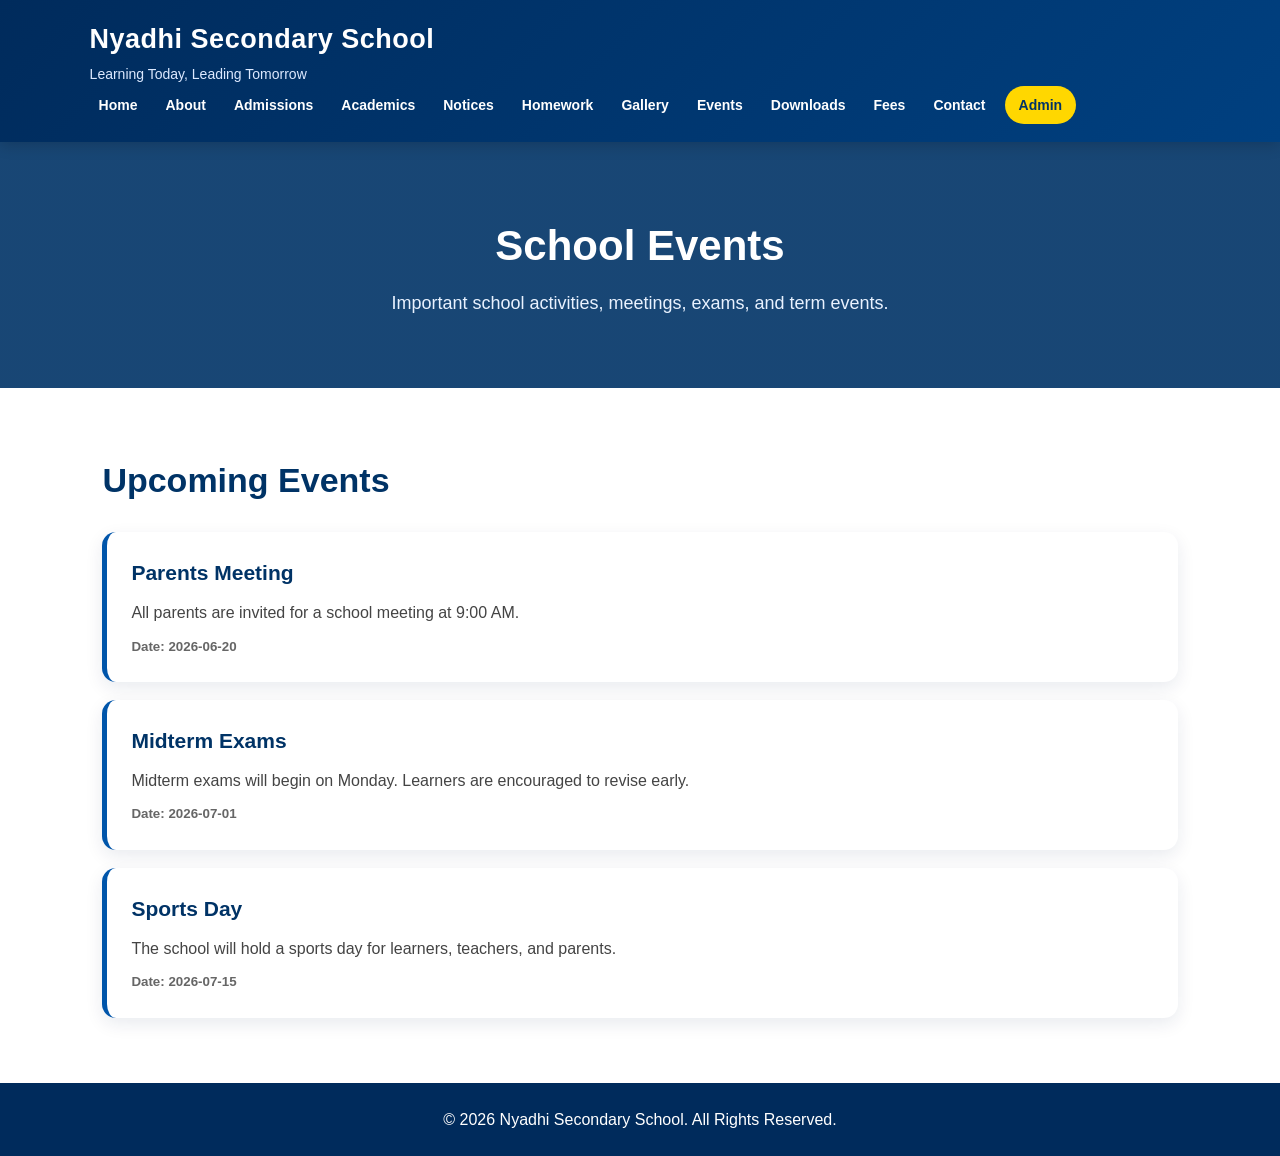
<file: events.html>
<!DOCTYPE html>
<html lang="en">
<head>
  <meta charset="UTF-8" />
  <meta name="viewport" content="width=device-width, initial-scale=1.0" />

  <title>Events | Nyadhi Secondary School</title>

  <link rel="stylesheet" href="style.css" />
</head>
<body>

  <header class="header">
    <div class="logo">
      <h1>Nyadhi Secondary School</h1>
      <p>Learning Today, Leading Tomorrow</p>
    </div>

    <nav class="navbar">
      <a href="index.html">Home</a>
      <a href="about.html">About</a>
      <a href="admissions.html">Admissions</a>
      <a href="academics.html">Academics</a>
      <a href="notices.html">Notices</a>
      <a href="homework.html">Homework</a>
      <a href="gallery.html">Gallery</a>
      <a href="events.html">Events</a>
      <a href="downloads.html">Downloads</a>
      <a href="fees.html">Fees</a>
      <a href="contact.html">Contact</a>
      <a href="admin.html" class="admin-link">Admin</a>
    </nav>
  </header>

  <section class="page-title">
    <h2>School Events</h2>
    <p>Important school activities, meetings, exams, and term events.</p>
  </section>

  <section class="section">
    <h2>Upcoming Events</h2>

    <div id="eventList" class="list-container">
      <!-- Events will appear here using JavaScript later -->
    </div>
  </section>

  <footer class="footer">
    <p>&copy; 2026 Nyadhi Secondary School. All Rights Reserved.</p>
  </footer>

  <script src="script.js"></script>
</body>
</html>
</file>
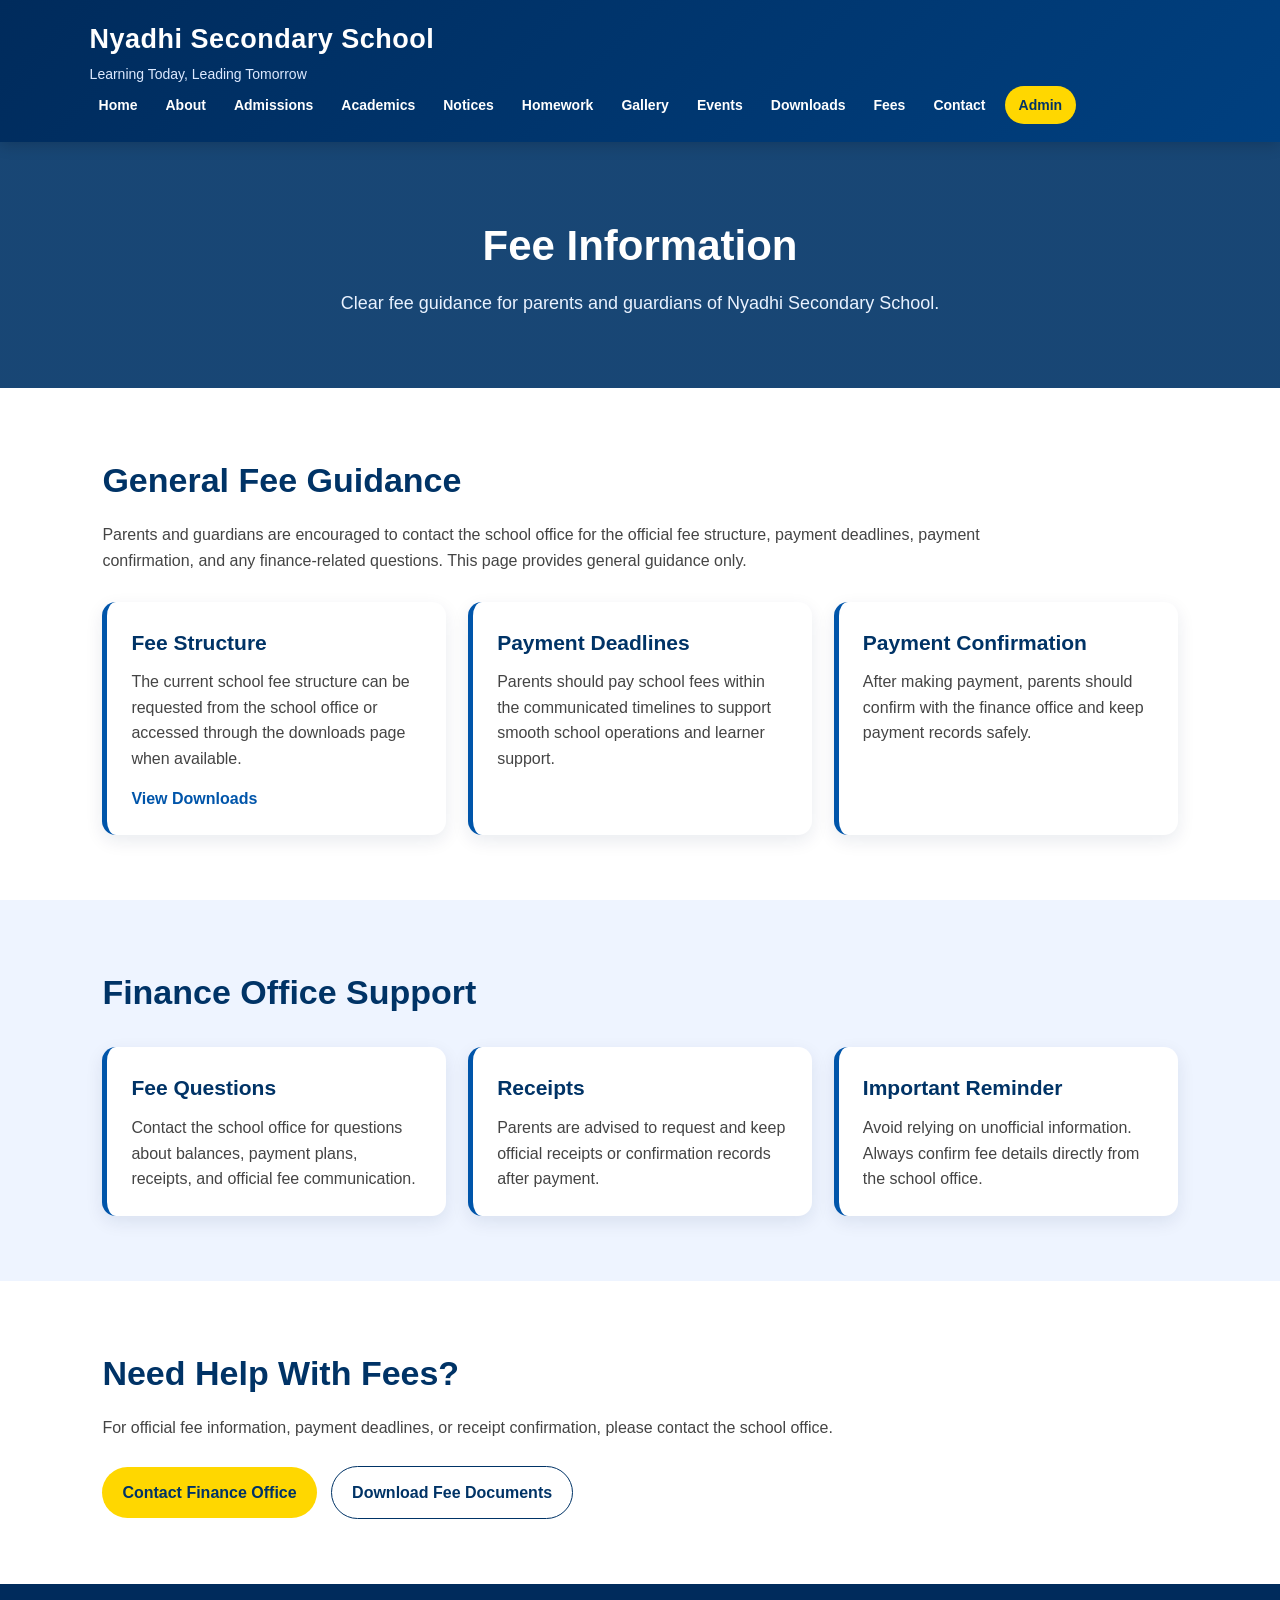
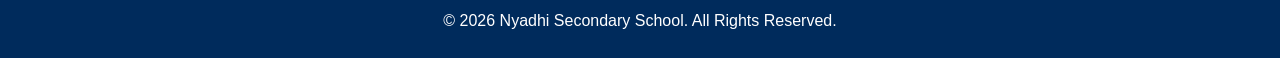
<file: fees.html>
<!DOCTYPE html>
<html lang="en">
<head>
  <meta charset="UTF-8" />
  <meta name="viewport" content="width=device-width, initial-scale=1.0" />

  <title>Fees | Nyadhi Secondary School</title>

  <link rel="stylesheet" href="style.css" />
</head>
<body>

  <header class="header">
    <div class="logo">
      <h1>Nyadhi Secondary School</h1>
      <p>Learning Today, Leading Tomorrow</p>
    </div>

    <nav class="navbar">
      <a href="index.html">Home</a>
      <a href="about.html">About</a>
      <a href="admissions.html">Admissions</a>
      <a href="academics.html">Academics</a>
      <a href="notices.html">Notices</a>
      <a href="homework.html">Homework</a>
      <a href="gallery.html">Gallery</a>
      <a href="events.html">Events</a>
      <a href="downloads.html">Downloads</a>
      <a href="fees.html">Fees</a>
      <a href="contact.html">Contact</a>
      <a href="admin.html" class="admin-link">Admin</a>
    </nav>
  </header>

  <section class="page-title">
    <h2>Fee Information</h2>
    <p>Clear fee guidance for parents and guardians of Nyadhi Secondary School.</p>
  </section>

  <section class="section">
    <h2>General Fee Guidance</h2>

    <p>
      Parents and guardians are encouraged to contact the school office for the official
      fee structure, payment deadlines, payment confirmation, and any finance-related
      questions. This page provides general guidance only.
    </p>

    <div class="cards">
      <div class="card">
        <h3>Fee Structure</h3>
        <p>
          The current school fee structure can be requested from the school office
          or accessed through the downloads page when available.
        </p>
        <a href="downloads.html" class="small-link">View Downloads</a>
      </div>

      <div class="card">
        <h3>Payment Deadlines</h3>
        <p>
          Parents should pay school fees within the communicated timelines to support
          smooth school operations and learner support.
        </p>
      </div>

      <div class="card">
        <h3>Payment Confirmation</h3>
        <p>
          After making payment, parents should confirm with the finance office and keep
          payment records safely.
        </p>
      </div>
    </div>
  </section>

  <section class="section light">
    <h2>Finance Office Support</h2>

    <div class="cards">
      <div class="card">
        <h3>Fee Questions</h3>
        <p>
          Contact the school office for questions about balances, payment plans,
          receipts, and official fee communication.
        </p>
      </div>

      <div class="card">
        <h3>Receipts</h3>
        <p>
          Parents are advised to request and keep official receipts or confirmation
          records after payment.
        </p>
      </div>

      <div class="card">
        <h3>Important Reminder</h3>
        <p>
          Avoid relying on unofficial information. Always confirm fee details directly
          from the school office.
        </p>
      </div>
    </div>
  </section>

  <section class="section">
    <h2>Need Help With Fees?</h2>

    <p>
      For official fee information, payment deadlines, or receipt confirmation,
      please contact the school office.
    </p>

    <a href="contact.html" class="btn">Contact Finance Office</a>
    <a href="downloads.html" class="btn secondary">Download Fee Documents</a>
  </section>

  <footer class="footer">
    <p>&copy; 2026 Nyadhi Secondary School. All Rights Reserved.</p>
  </footer>

</body>
</html>
</file>
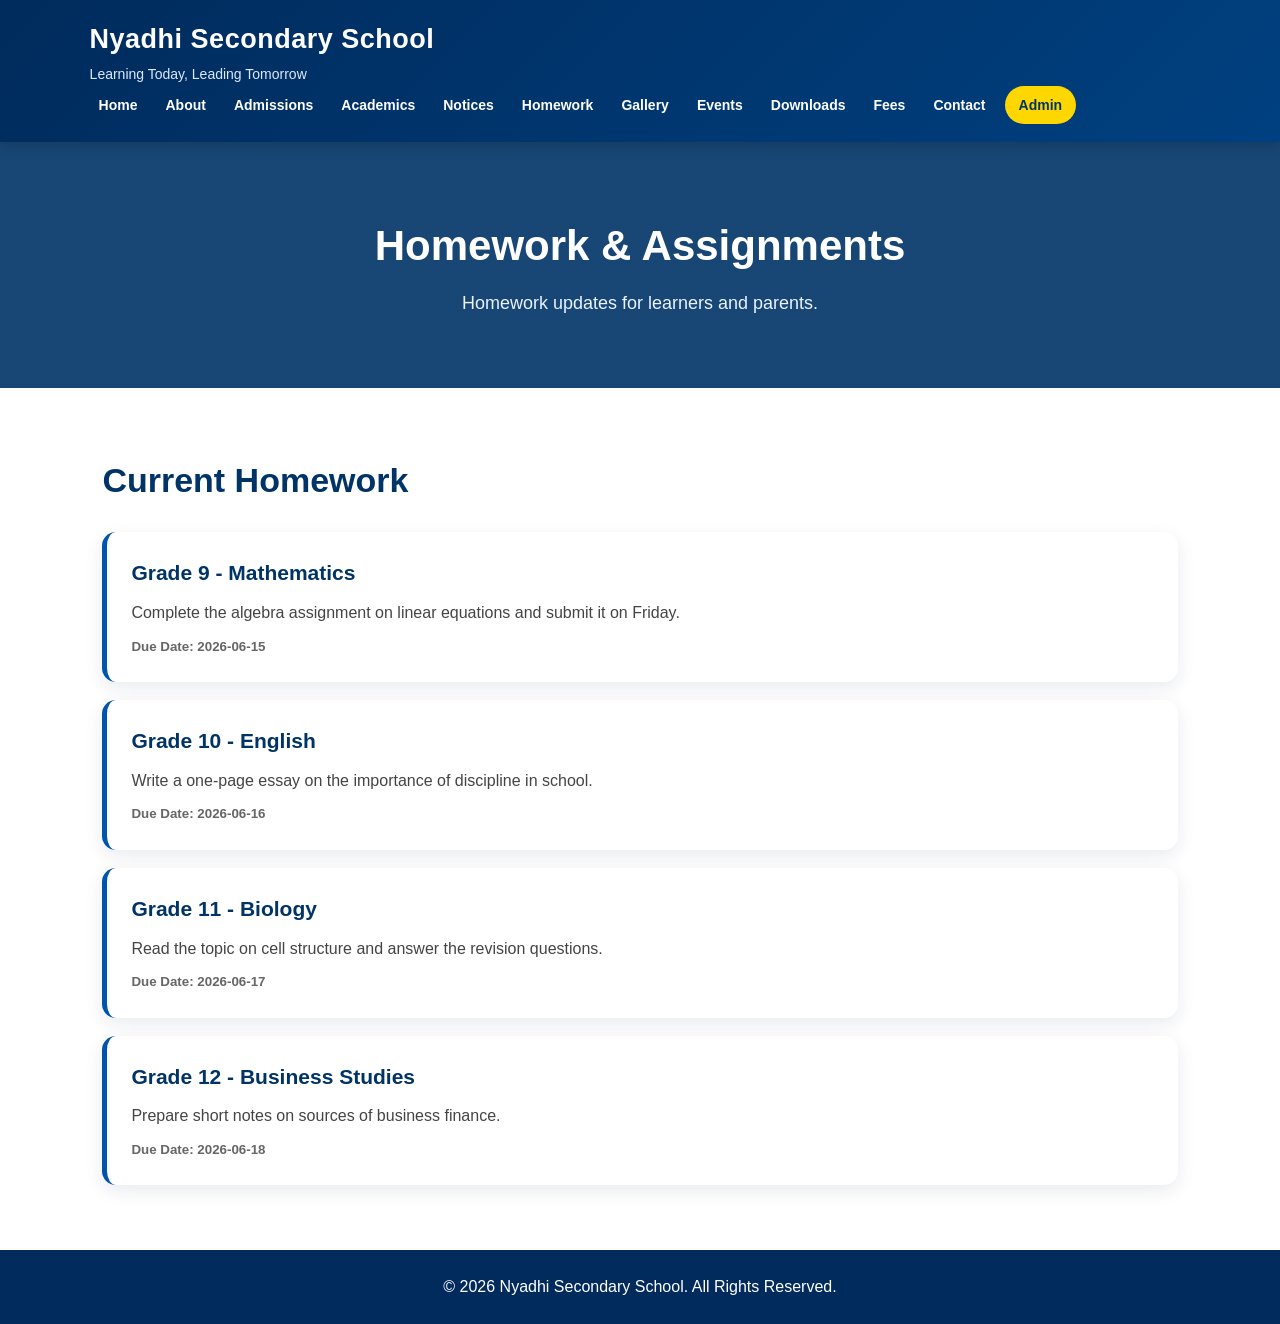
<file: homework.html>
<!DOCTYPE html>
<html lang="en">
<head>
  <meta charset="UTF-8" />
  <meta name="viewport" content="width=device-width, initial-scale=1.0" />

  <title>Homework | Nyadhi Secondary School</title>

  <link rel="stylesheet" href="style.css" />
</head>
<body>

  <header class="header">
    <div class="logo">
      <h1>Nyadhi Secondary School</h1>
      <p>Learning Today, Leading Tomorrow</p>
    </div>

   <nav class="navbar">
  <a href="index.html">Home</a>
  <a href="about.html">About</a>
  <a href="admissions.html">Admissions</a>
  <a href="academics.html">Academics</a>
  <a href="notices.html">Notices</a>
  <a href="homework.html">Homework</a>
  <a href="gallery.html">Gallery</a>
  <a href="events.html">Events</a>
  <a href="downloads.html">Downloads</a>
  <a href="fees.html">Fees</a>
  <a href="contact.html">Contact</a>
  <a href="admin.html" class="admin-link">Admin</a>
</nav>
  </header>

  <section class="page-title">
    <h2>Homework & Assignments</h2>
    <p>Homework updates for learners and parents.</p>
  </section>

  <section class="section">
    <h2>Current Homework</h2>

    <div id="homeworkList" class="list-container">
      <!-- Homework from JavaScript will appear here -->
    </div>
  </section>

  <footer class="footer">
    <p>&copy; 2026 Nyadhi Secondary School. All Rights Reserved.</p>
  </footer>

  <script src="script.js"></script>
</body>
</html>
</file>
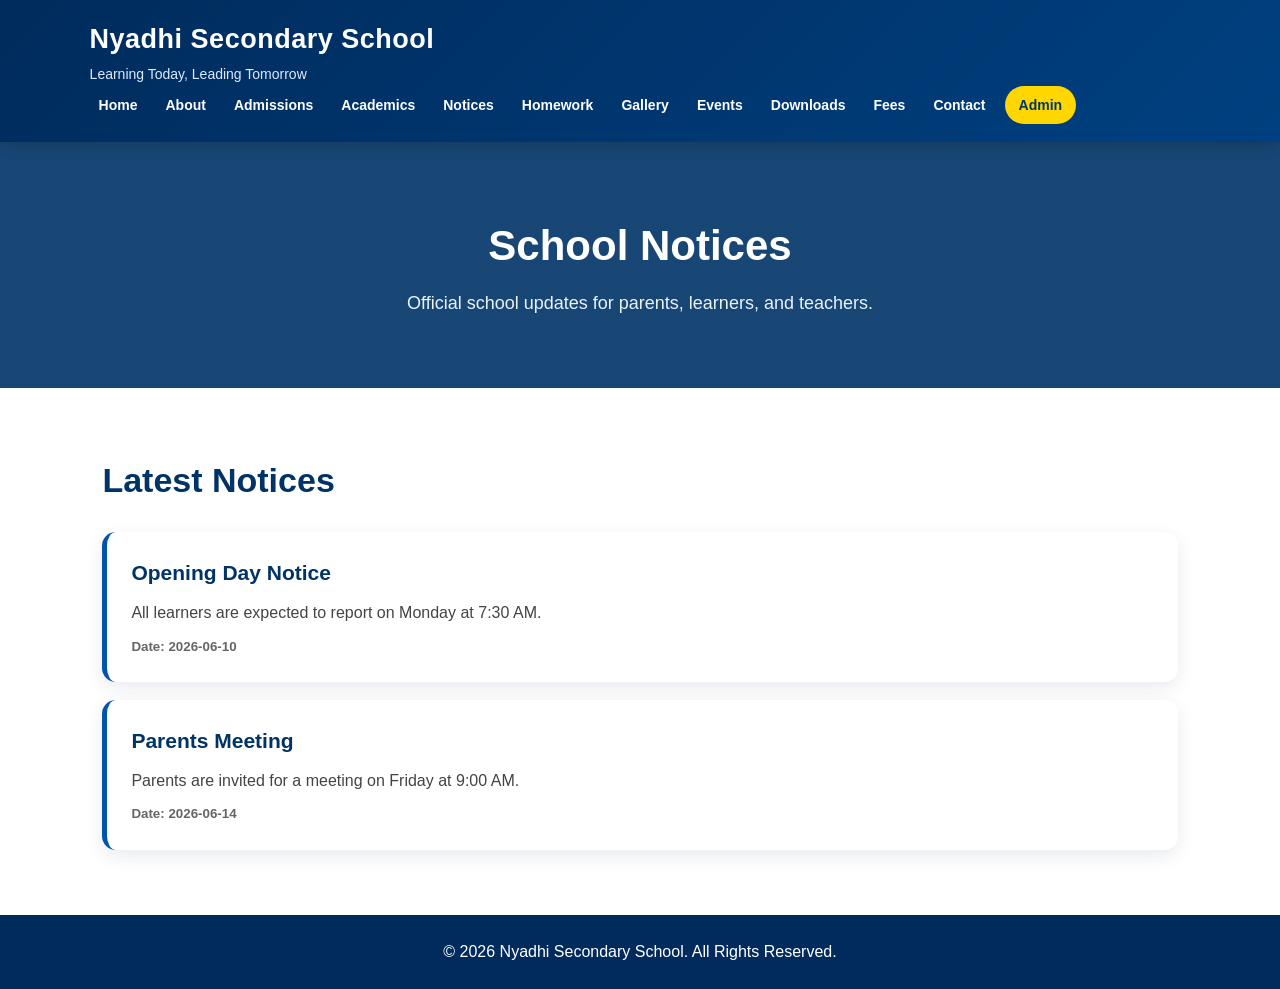
<file: notices.html>
<!DOCTYPE html>
<html lang="en">
<head>
  <meta charset="UTF-8" />
  <meta name="viewport" content="width=device-width, initial-scale=1.0" />

  <title>Notices | Nyadhi Secondary School</title>

  <link rel="stylesheet" href="style.css" />
</head>
<body>

  <header class="header">
    <div class="logo">
      <h1>Nyadhi Secondary School</h1>
      <p>Learning Today, Leading Tomorrow</p>
    </div>

    <nav class="navbar">
      <a href="index.html">Home</a>
      <a href="about.html">About</a>
      <a href="admissions.html">Admissions</a>
      <a href="academics.html">Academics</a>
      <a href="notices.html">Notices</a>
      <a href="homework.html">Homework</a>
      <a href="gallery.html">Gallery</a>
      <a href="events.html">Events</a>
      <a href="downloads.html">Downloads</a>
      <a href="fees.html">Fees</a>
      <a href="contact.html">Contact</a>
      <a href="admin.html" class="admin-link">Admin</a>
    </nav>
  </header>

  <section class="page-title">
    <h2>School Notices</h2>
    <p>Official school updates for parents, learners, and teachers.</p>
  </section>

  <section class="section">
    <h2>Latest Notices</h2>

    <div id="noticeList" class="list-container">
      <!-- Notices from JavaScript will appear here -->
    </div>
  </section>

  <footer class="footer">
    <p>&copy; 2026 Nyadhi Secondary School. All Rights Reserved.</p>
  </footer>

  <script src="script.js"></script>
</body>
</html>
</file>
<file: style.css>
/* ==============================
   GENERAL RESET
============================== */
* {
  margin: 0;
  padding: 0;
  box-sizing: border-box;
  font-family: "Segoe UI", Arial, sans-serif;
}

html {
  scroll-behavior: smooth;
}

body {
  background: #f4f7fb;
  color: #222;
  line-height: 1.6;
}

/* ==============================
   HEADER / NAVIGATION
============================== */
.header {
  background: linear-gradient(135deg, #002b5c, #004080);
  color: white;
  padding: 18px 7%;
  display: flex;
  justify-content: space-between;
  align-items: center;
  flex-wrap: wrap;
  position: sticky;
  top: 0;
  z-index: 1000;
  box-shadow: 0 3px 14px rgba(0, 0, 0, 0.18);
}

.logo h1 {
  font-size: 27px;
  letter-spacing: 0.5px;
}

.logo p {
  font-size: 14px;
  color: #dce9ff;
  margin-top: 2px;
}

.navbar {
  display: flex;
  gap: 10px;
  flex-wrap: wrap;
  align-items: center;
}

.navbar a {
  color: white;
  text-decoration: none;
  font-weight: 600;
  font-size: 14px;
  padding: 8px 9px;
  border-radius: 5px;
  transition: 0.3s;
}

.navbar a:hover {
  background: rgba(255, 255, 255, 0.13);
  color: #ffd700;
}

.admin-link {
  background: #ffd700 !important;
  color: #003366 !important;
  padding: 8px 14px !important;
  border-radius: 30px !important;
}

/* ==============================
   HERO SECTION
============================== */
.hero {
  min-height: 82vh;
  background:
    linear-gradient(rgba(0, 34, 75, 0.82), rgba(0, 34, 75, 0.82)),
    url("https://images.unsplash.com/photo-1509062522246-3755977927d7?auto=format&fit=crop&w=1600&q=80");
  background-size: cover;
  background-position: center;
  color: white;
  display: flex;
  align-items: center;
  padding: 70px 8%;
}

.hero-content {
  max-width: 780px;
}

.hero-content h2 {
  font-size: 52px;
  line-height: 1.1;
  margin-bottom: 18px;
}

.hero-content p {
  font-size: 19px;
  margin-bottom: 28px;
  color: #eef5ff;
}

/* ==============================
   PAGE TITLE
============================== */
.page-title {
  background:
    linear-gradient(rgba(0, 51, 102, 0.9), rgba(0, 51, 102, 0.9)),
    url("https://images.unsplash.com/photo-1577896851231-70ef18881754?auto=format&fit=crop&w=1400&q=80");
  background-size: cover;
  background-position: center;
  padding: 70px 8%;
  text-align: center;
  color: white;
}

.page-title h2 {
  font-size: 42px;
  margin-bottom: 10px;
}

.page-title p {
  font-size: 18px;
  color: #e9f2ff;
}

/* ==============================
   SECTIONS
============================== */
.section {
  padding: 65px 8%;
  background: white;
}

.section.light {
  background: #eef4ff;
}

.section h2 {
  font-size: 34px;
  color: #003366;
  margin-bottom: 15px;
}

.section > p {
  max-width: 950px;
  margin-bottom: 25px;
  color: #444;
}

/* ==============================
   CARDS
============================== */
.cards {
  display: grid;
  grid-template-columns: repeat(3, 1fr);
  gap: 22px;
  margin-top: 28px;
}

.cards + .cards {
  margin-top: 22px;
}

.card,
.notice-card,
.admin-card {
  background: white;
  padding: 24px;
  border-radius: 14px;
  border-left: 5px solid #0055aa;
  box-shadow: 0 6px 18px rgba(0, 35, 80, 0.09);
  transition: 0.3s;
}

.card:hover,
.notice-card:hover,
.admin-card:hover {
  transform: translateY(-4px);
  box-shadow: 0 10px 24px rgba(0, 35, 80, 0.14);
}

.card h3,
.notice-card h3,
.admin-card h3 {
  color: #003366;
  margin-bottom: 10px;
  font-size: 21px;
}

.card p,
.notice-card p,
.admin-card p {
  color: #444;
}

.card ul,
.simple-list {
  padding-left: 20px;
}

.simple-list {
  margin-bottom: 25px;
}

.list-container {
  display: grid;
  gap: 18px;
  margin-top: 25px;
}

.notice-card small {
  display: inline-block;
  margin-top: 10px;
  color: #666;
  font-weight: bold;
}

/* ==============================
   BUTTONS
============================== */
.btn {
  display: inline-block;
  background: #ffd700;
  color: #003366;
  padding: 13px 20px;
  text-decoration: none;
  border-radius: 30px;
  font-weight: bold;
  margin-right: 10px;
  border: none;
  cursor: pointer;
  transition: 0.3s;
}

.btn:hover {
  background: #ffcc00;
  transform: translateY(-2px);
}

.btn.secondary {
  background: white;
  color: #003366;
  border: 1px solid #003366;
}

.btn.secondary:hover {
  background: #eef4ff;
}

.small-link {
  display: inline-block;
  margin-top: 14px;
  color: #0055aa;
  font-weight: bold;
  text-decoration: none;
}

.small-link:hover {
  text-decoration: underline;
}

/* ==============================
   CONTACT
============================== */
.contact-box {
  display: grid;
  grid-template-columns: 1fr 1fr;
  gap: 30px;
  margin-top: 25px;
}

.contact-box h3 {
  color: #003366;
  margin-bottom: 12px;
}

.contact-form,
.admin-card form {
  display: flex;
  flex-direction: column;
  gap: 13px;
}

.contact-form input,
.contact-form textarea,
.admin-card input,
.admin-card textarea {
  padding: 13px;
  border: 1px solid #c5cfe0;
  border-radius: 8px;
  font-size: 15px;
  outline: none;
}

.contact-form input:focus,
.contact-form textarea:focus,
.admin-card input:focus,
.admin-card textarea:focus {
  border-color: #0055aa;
  box-shadow: 0 0 0 3px rgba(0, 85, 170, 0.12);
}

.contact-form textarea,
.admin-card textarea {
  min-height: 110px;
}

.contact-form button,
.admin-card button {
  background: #003366;
  color: white;
  padding: 13px;
  border: none;
  border-radius: 8px;
  cursor: pointer;
  font-weight: bold;
  transition: 0.3s;
}

.contact-form button:hover,
.admin-card button:hover {
  background: #0055aa;
}

/* ==============================
   ADMIN PAGE
============================== */
.admin-grid {
  display: grid;
  grid-template-columns: repeat(3, 1fr);
  gap: 25px;
  margin-top: 25px;
}

.button-group {
  display: flex;
  gap: 12px;
  flex-wrap: wrap;
  align-items: center;
}

.danger-btn {
  background: #b00020;
  color: white;
  border: none;
  padding: 13px 18px;
  border-radius: 30px;
  font-weight: bold;
  cursor: pointer;
  transition: 0.3s;
}

.danger-btn:hover {
  background: #8a0019;
}

/* ==============================
   GALLERY
============================== */
.gallery-grid {
  display: grid;
  grid-template-columns: repeat(4, 1fr);
  gap: 22px;
  margin-top: 28px;
}

.gallery-card {
  background: white;
  border-radius: 14px;
  overflow: hidden;
  box-shadow: 0 6px 18px rgba(0, 35, 80, 0.09);
  transition: 0.3s;
}

.gallery-card:hover {
  transform: translateY(-4px);
  box-shadow: 0 10px 24px rgba(0, 35, 80, 0.14);
}

.gallery-card img {
  width: 100%;
  height: 190px;
  object-fit: cover;
}

.gallery-card h3 {
  color: #003366;
  padding: 16px;
  font-size: 18px;
}

/* ==============================
   WHATSAPP
============================== */
.whatsapp {
  position: fixed;
  bottom: 22px;
  right: 22px;
  background: #25d366;
  color: white;
  text-decoration: none;
  padding: 14px 18px;
  border-radius: 40px;
  font-weight: bold;
  box-shadow: 0 5px 15px rgba(0,0,0,0.22);
  z-index: 999;
  transition: 0.3s;
}

.whatsapp:hover {
  background: #1ebe5d;
  transform: scale(1.05);
}

/* ==============================
   FOOTER
============================== */
.footer {
  background: #002b5c;
  color: white;
  text-align: center;
  padding: 24px 8%;
}

/* ==============================
   RESPONSIVE DESIGN
============================== */
@media (max-width: 1100px) {
  .cards {
    grid-template-columns: repeat(2, 1fr);
  }

  .admin-grid {
    grid-template-columns: 1fr;
  }

  .gallery-grid {
    grid-template-columns: repeat(2, 1fr);
  }
}

@media (max-width: 780px) {
  .header {
    display: block;
    text-align: center;
    padding: 18px 5%;
  }

  .navbar {
    justify-content: center;
    margin-top: 15px;
    gap: 7px;
  }

  .navbar a {
    font-size: 13px;
    padding: 7px 8px;
  }

  .hero {
    min-height: 70vh;
    padding: 55px 6%;
    text-align: center;
  }

  .hero-content h2 {
    font-size: 36px;
  }

  .hero-content p {
    font-size: 16px;
  }

  .section {
    padding: 45px 6%;
  }

  .page-title {
    padding: 55px 6%;
  }

  .page-title h2 {
    font-size: 32px;
  }

  .cards,
  .contact-box,
  .gallery-grid {
    grid-template-columns: 1fr;
  }

  .btn {
    margin-bottom: 10px;
  }

  .whatsapp {
    right: 15px;
    bottom: 15px;
  }
}
</file>
